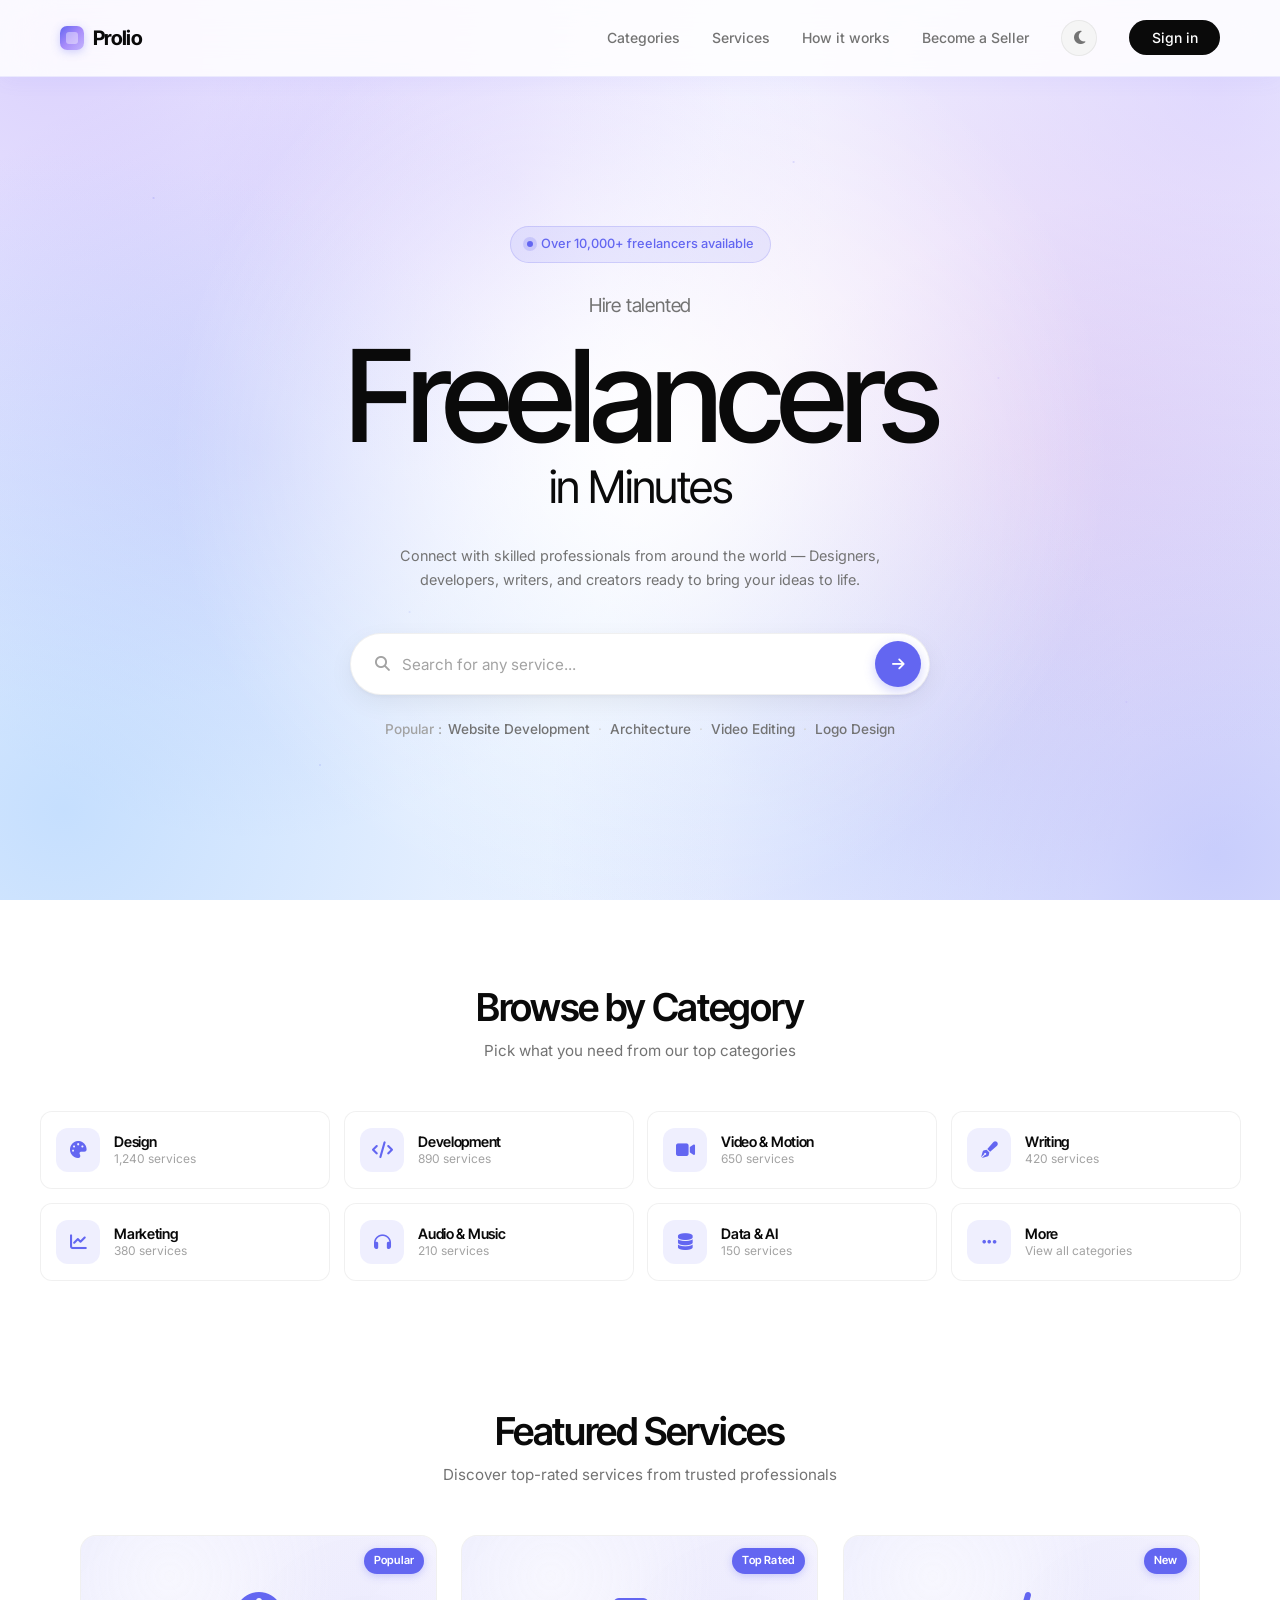
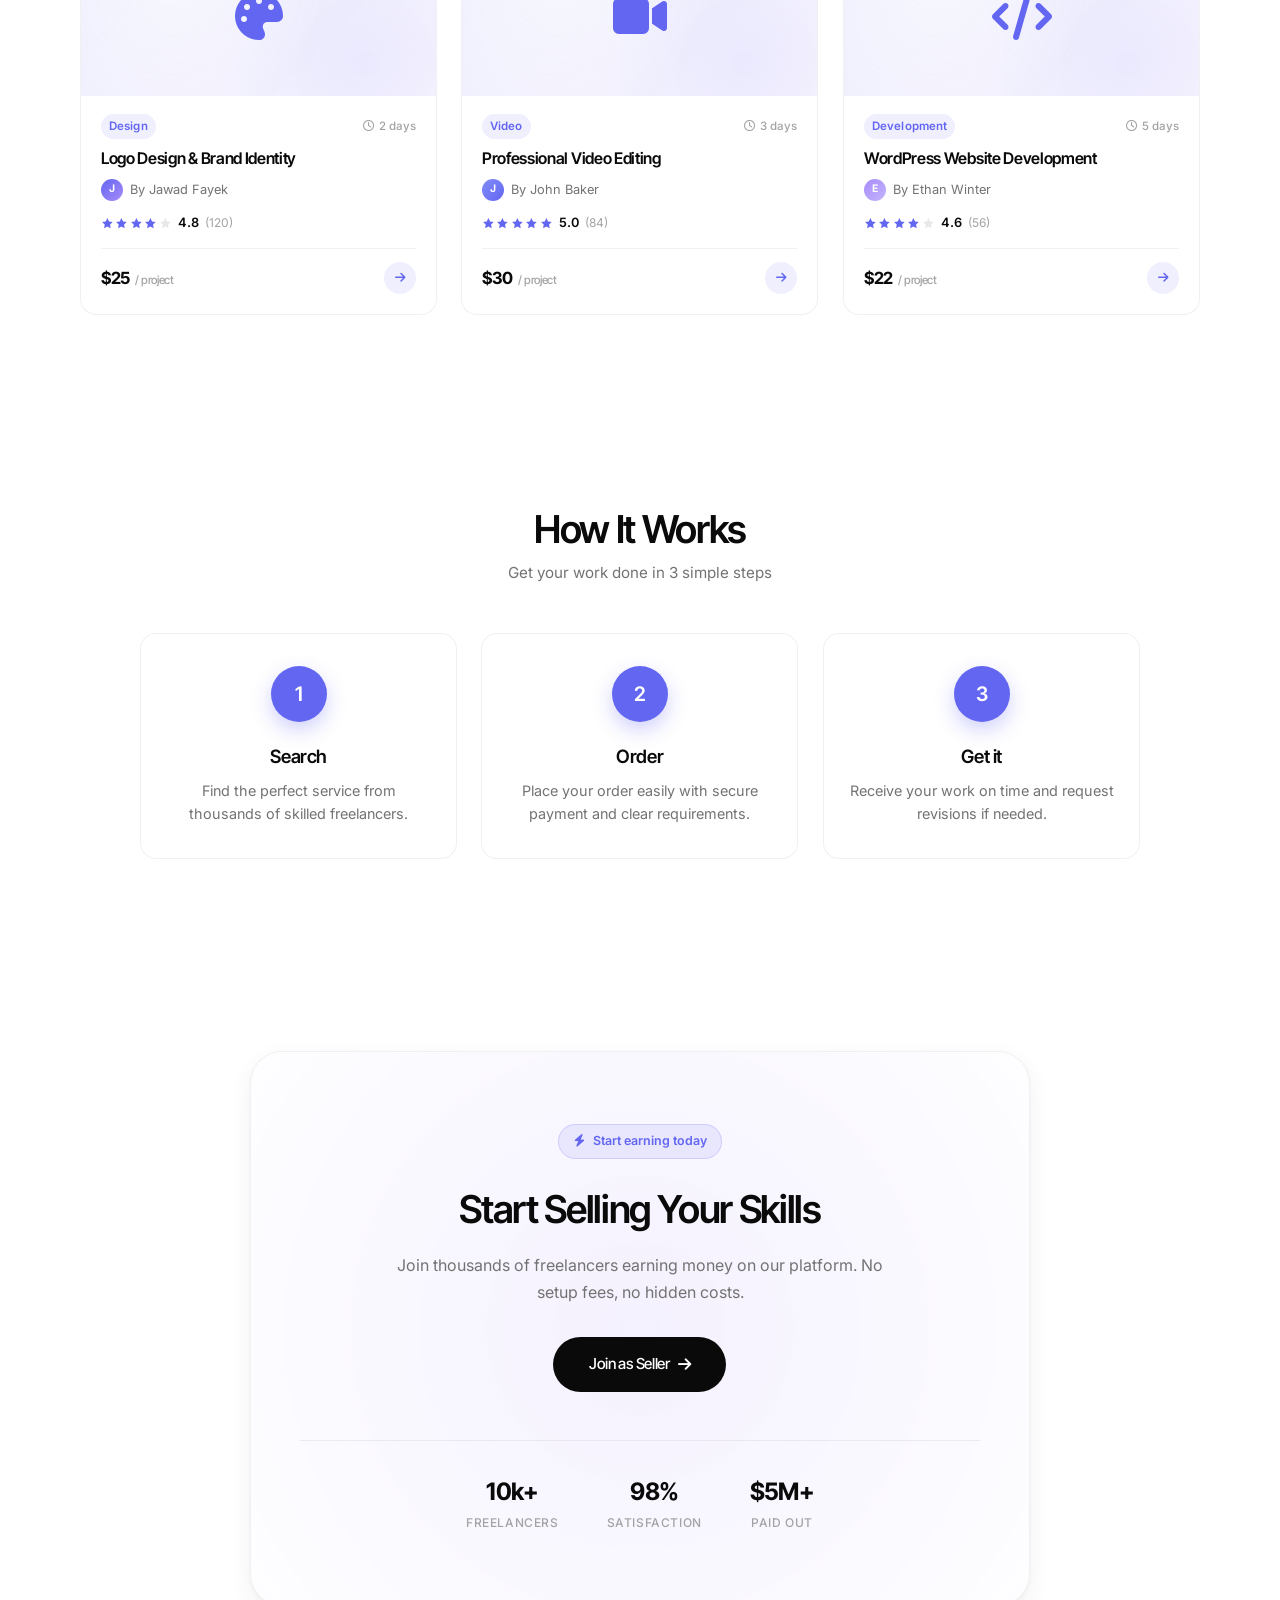
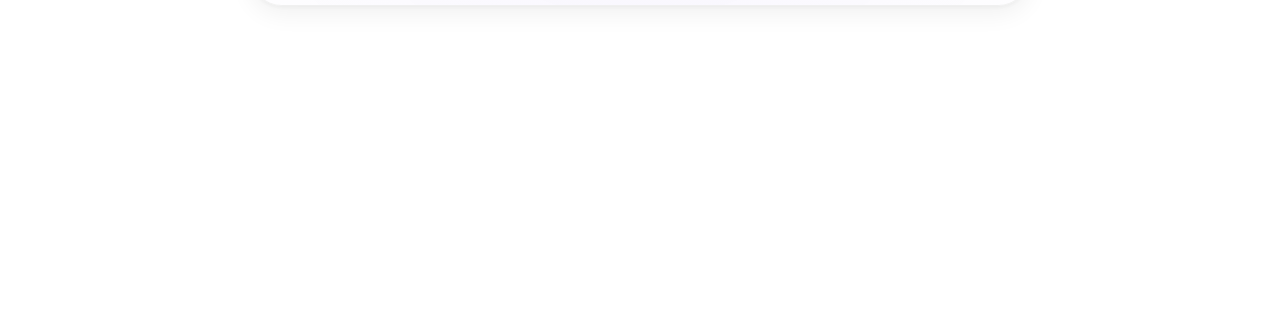
<file: index.html>
<!DOCTYPE html>
<html lang="en">
<head>
  <meta charset="UTF-8">
  <meta name="viewport" content="width=device-width, initial-scale=1.0">
  <title>Prolio — Hire Talented Freelancers in Minutes</title>
  <meta name="description" content="Connect with skilled professionals from around the world — Designers, developers, writers, and creators ready to bring your ideas to life.">

  <link rel="preconnect" href="https://fonts.googleapis.com">
  <link rel="preconnect" href="https://fonts.gstatic.com" crossorigin>
  <link href="https://fonts.googleapis.com/css2?family=Inter+Tight:wght@400;500;600;700;800&family=Inter:wght@400;500;600&display=swap" rel="stylesheet">

  <link rel="stylesheet" href="https://cdnjs.cloudflare.com/ajax/libs/font-awesome/6.4.0/css/all.min.css">

  <link rel="stylesheet" href="style.css">
</head>
<body class="light-mode">

  <div class="bg-layer" aria-hidden="true">
    <div class="stars-layer"></div>
  </div>

  <nav class="nav">
    <div class="nav-container">
      <a href="#" class="nav-logo" aria-label="Prolio Home">
        <span class="logo-mark"></span>
        <span class="logo-text">Prolio</span>
      </a>

      <ul class="nav-links">
        <li><a href="#categories">Categories</a></li>
        <li><a href="#featured">Services</a></li>
        <li><a href="#how">How it works</a></li>
        <li><a href="#sell">Become a Seller</a></li>
        <li>
          <button id="theme-toggle" class="theme-toggle" aria-label="Toggle dark mode">
            <i class="fas fa-moon"></i>
          </button>
        </li>
        <li><a href="#" class="btn-signin">Sign in</a></li>
      </ul>

      <button class="nav-toggle" aria-label="Toggle menu">
        <span></span>
        <span></span>
      </button>
    </div>
  </nav>

  <section class="hero">
    <div class="hero-content">

      <div class="hero-badge reveal">
        <span class="badge-dot"></span>
        <span>Over 10,000+ freelancers available</span>
      </div>

      <p class="hero-eyebrow reveal">Hire talented</p>
      <h1 class="hero-title reveal">Freelancers</h1>
      <h2 class="hero-sub-title reveal">in Minutes</h2>

      <p class="hero-description reveal">
        Connect with skilled professionals from around the world —
        Designers, developers, writers, and creators ready to bring
        your ideas to life.
      </p>

      <div class="search reveal">
        <i class="fas fa-search search-icon"></i>
        <input type="text" placeholder="Search for any service..." aria-label="Search services">
        <button class="search-btn" aria-label="Search">
          <i class="fas fa-arrow-right"></i>
        </button>
      </div>

      <div class="popular-tags reveal">
        <span class="tags-label">Popular :</span>
        <a href="#" class="tag">Website Development</a>
        <span class="dot">·</span>
        <a href="#" class="tag">Architecture</a>
        <span class="dot">·</span>
        <a href="#" class="tag">Video Editing</a>
        <span class="dot">·</span>
        <a href="#" class="tag">Logo Design</a>
      </div>

    </div>
  </section>

  <section class="category" id="categories">
    <div class="section-header">
      <h2 class="category-title reveal">Browse by Category</h2>
      <p class="category-sub-title reveal">Pick what you need from our top categories</p>
    </div>

    <div class="categories-grid">

      <a href="#" class="category-card reveal">
        <div class="category-icon"><i class="fas fa-palette"></i></div>
        <div class="category-text">
          <h3 class="category-name">Design</h3>
          <p class="category-count">1,240 services</p>
        </div>
        <i class="fas fa-arrow-right cat-arrow"></i>
      </a>

      <a href="#" class="category-card reveal">
        <div class="category-icon"><i class="fas fa-code"></i></div>
        <div class="category-text">
          <h3 class="category-name">Development</h3>
          <p class="category-count">890 services</p>
        </div>
        <i class="fas fa-arrow-right cat-arrow"></i>
      </a>

      <a href="#" class="category-card reveal">
        <div class="category-icon"><i class="fas fa-video"></i></div>
        <div class="category-text">
          <h3 class="category-name">Video & Motion</h3>
          <p class="category-count">650 services</p>
        </div>
        <i class="fas fa-arrow-right cat-arrow"></i>
      </a>

      <a href="#" class="category-card reveal">
        <div class="category-icon"><i class="fas fa-pen-fancy"></i></div>
        <div class="category-text">
          <h3 class="category-name">Writing</h3>
          <p class="category-count">420 services</p>
        </div>
        <i class="fas fa-arrow-right cat-arrow"></i>
      </a>

      <a href="#" class="category-card reveal">
        <div class="category-icon"><i class="fas fa-chart-line"></i></div>
        <div class="category-text">
          <h3 class="category-name">Marketing</h3>
          <p class="category-count">380 services</p>
        </div>
        <i class="fas fa-arrow-right cat-arrow"></i>
      </a>

      <a href="#" class="category-card reveal">
        <div class="category-icon"><i class="fas fa-headphones"></i></div>
        <div class="category-text">
          <h3 class="category-name">Audio & Music</h3>
          <p class="category-count">210 services</p>
        </div>
        <i class="fas fa-arrow-right cat-arrow"></i>
      </a>

      <a href="#" class="category-card reveal">
        <div class="category-icon"><i class="fas fa-database"></i></div>
        <div class="category-text">
          <h3 class="category-name">Data & AI</h3>
          <p class="category-count">150 services</p>
        </div>
        <i class="fas fa-arrow-right cat-arrow"></i>
      </a>

      <a href="#" class="category-card reveal">
        <div class="category-icon"><i class="fas fa-ellipsis-h"></i></div>
        <div class="category-text">
          <h3 class="category-name">More</h3>
          <p class="category-count">View all categories</p>
        </div>
        <i class="fas fa-arrow-right cat-arrow"></i>
      </a>

    </div>
  </section>

  <section class="featured" id="featured">
    <div class="section-header">
      <h2 class="reveal">Featured Services</h2>
      <p class="subtitle reveal">Discover top-rated services from trusted professionals</p>
    </div>

    

    <div class="services-grid">

      <article class="service-card reveal" data-category="design">
        <div class="card-icon">
          <i class="fas fa-palette"></i>
          <span class="badge">Popular</span>
        </div>
        <div class="card-body">
          <div class="card-meta">
            <span class="card-category">Design</span>
            <span class="card-delivery">
              <i class="far fa-clock"></i> 2 days
            </span>
          </div>
          <h3>Logo Design & Brand Identity</h3>
          <p class="seller">
            <span class="seller-avatar" style="background:linear-gradient(135deg,#6366f1,#a78bfa)">J</span>
            By Jawad Fayek
          </p>
          <div class="rating">
            <div class="stars">
              <svg class="star filled" viewBox="0 0 24 24"><path d="M12 2l3.09 6.26L22 9.27l-5 4.87 1.18 6.88L12 17.77l-6.18 3.25L7 14.14 2 9.27l6.91-1.01L12 2z"/></svg>
              <svg class="star filled" viewBox="0 0 24 24"><path d="M12 2l3.09 6.26L22 9.27l-5 4.87 1.18 6.88L12 17.77l-6.18 3.25L7 14.14 2 9.27l6.91-1.01L12 2z"/></svg>
              <svg class="star filled" viewBox="0 0 24 24"><path d="M12 2l3.09 6.26L22 9.27l-5 4.87 1.18 6.88L12 17.77l-6.18 3.25L7 14.14 2 9.27l6.91-1.01L12 2z"/></svg>
              <svg class="star filled" viewBox="0 0 24 24"><path d="M12 2l3.09 6.26L22 9.27l-5 4.87 1.18 6.88L12 17.77l-6.18 3.25L7 14.14 2 9.27l6.91-1.01L12 2z"/></svg>
              <svg class="star empty" viewBox="0 0 24 24"><path d="M12 2l3.09 6.26L22 9.27l-5 4.87 1.18 6.88L12 17.77l-6.18 3.25L7 14.14 2 9.27l6.91-1.01L12 2z"/></svg>
            </div>
            <span class="score">4.8</span>
            <span class="reviews">(120)</span>
          </div>
          <div class="card-footer">
            <span class="price">$25 <small>/ project</small></span>
            <button class="card-btn" aria-label="Order">
              <i class="fas fa-arrow-right"></i>
            </button>
          </div>
        </div>
      </article>

      <article class="service-card reveal" data-category="video">
        <div class="card-icon">
          <i class="fas fa-video"></i>
          <span class="badge">Top Rated</span>
        </div>
        <div class="card-body">
          <div class="card-meta">
            <span class="card-category">Video</span>
            <span class="card-delivery">
              <i class="far fa-clock"></i> 3 days
            </span>
          </div>
          <h3>Professional Video Editing</h3>
          <p class="seller">
            <span class="seller-avatar" style="background:linear-gradient(135deg,#818cf8,#6366f1)">J</span>
            By John Baker
          </p>
          <div class="rating">
            <div class="stars">
              <svg class="star filled" viewBox="0 0 24 24"><path d="M12 2l3.09 6.26L22 9.27l-5 4.87 1.18 6.88L12 17.77l-6.18 3.25L7 14.14 2 9.27l6.91-1.01L12 2z"/></svg>
              <svg class="star filled" viewBox="0 0 24 24"><path d="M12 2l3.09 6.26L22 9.27l-5 4.87 1.18 6.88L12 17.77l-6.18 3.25L7 14.14 2 9.27l6.91-1.01L12 2z"/></svg>
              <svg class="star filled" viewBox="0 0 24 24"><path d="M12 2l3.09 6.26L22 9.27l-5 4.87 1.18 6.88L12 17.77l-6.18 3.25L7 14.14 2 9.27l6.91-1.01L12 2z"/></svg>
              <svg class="star filled" viewBox="0 0 24 24"><path d="M12 2l3.09 6.26L22 9.27l-5 4.87 1.18 6.88L12 17.77l-6.18 3.25L7 14.14 2 9.27l6.91-1.01L12 2z"/></svg>
              <svg class="star filled" viewBox="0 0 24 24"><path d="M12 2l3.09 6.26L22 9.27l-5 4.87 1.18 6.88L12 17.77l-6.18 3.25L7 14.14 2 9.27l6.91-1.01L12 2z"/></svg>
            </div>
            <span class="score">5.0</span>
            <span class="reviews">(84)</span>
          </div>
          <div class="card-footer">
            <span class="price">$30 <small>/ project</small></span>
            <button class="card-btn" aria-label="Order">
              <i class="fas fa-arrow-right"></i>
            </button>
          </div>
        </div>
      </article>

      <article class="service-card reveal" data-category="development">
        <div class="card-icon">
          <i class="fas fa-code"></i>
          <span class="badge">New</span>
        </div>
        <div class="card-body">
          <div class="card-meta">
            <span class="card-category">Development</span>
            <span class="card-delivery">
              <i class="far fa-clock"></i> 5 days
            </span>
          </div>
          <h3>WordPress Website Development</h3>
          <p class="seller">
            <span class="seller-avatar" style="background:linear-gradient(135deg,#a78bfa,#c4b5fd)">E</span>
            By Ethan Winter
          </p>
          <div class="rating">
            <div class="stars">
              <svg class="star filled" viewBox="0 0 24 24"><path d="M12 2l3.09 6.26L22 9.27l-5 4.87 1.18 6.88L12 17.77l-6.18 3.25L7 14.14 2 9.27l6.91-1.01L12 2z"/></svg>
              <svg class="star filled" viewBox="0 0 24 24"><path d="M12 2l3.09 6.26L22 9.27l-5 4.87 1.18 6.88L12 17.77l-6.18 3.25L7 14.14 2 9.27l6.91-1.01L12 2z"/></svg>
              <svg class="star filled" viewBox="0 0 24 24"><path d="M12 2l3.09 6.26L22 9.27l-5 4.87 1.18 6.88L12 17.77l-6.18 3.25L7 14.14 2 9.27l6.91-1.01L12 2z"/></svg>
              <svg class="star filled" viewBox="0 0 24 24"><path d="M12 2l3.09 6.26L22 9.27l-5 4.87 1.18 6.88L12 17.77l-6.18 3.25L7 14.14 2 9.27l6.91-1.01L12 2z"/></svg>
              <svg class="star empty" viewBox="0 0 24 24"><path d="M12 2l3.09 6.26L22 9.27l-5 4.87 1.18 6.88L12 17.77l-6.18 3.25L7 14.14 2 9.27l6.91-1.01L12 2z"/></svg>
            </div>
            <span class="score">4.6</span>
            <span class="reviews">(56)</span>
          </div>
          <div class="card-footer">
            <span class="price">$22 <small>/ project</small></span>
            <button class="card-btn" aria-label="Order">
              <i class="fas fa-arrow-right"></i>
            </button>
          </div>
        </div>
      </article>

    </div>
  </section>

  <section class="how-it-works" id="how">
    <div class="section-header">
      <h2 class="reveal">How It Works</h2>
      <p class="subtitle reveal">Get your work done in 3 simple steps</p>
    </div>

    <div class="steps">

      <div class="step reveal">
        <div class="step-number">1</div>
        <div class="step-content">
          <h3>Search</h3>
          <p>Find the perfect service from thousands of skilled freelancers.</p>
        </div>
      </div>

      <div class="step reveal">
        <div class="step-number">2</div>
        <div class="step-content">
          <h3>Order</h3>
          <p>Place your order easily with secure payment and clear requirements.</p>
        </div>
      </div>

      <div class="step reveal">
        <div class="step-number">3</div>
        <div class="step-content">
          <h3>Get it</h3>
          <p>Receive your work on time and request revisions if needed.</p>
        </div>
      </div>

    </div>
  </section>

  <section class="become-seller" id="sell">
    <div class="seller-content reveal">
      <div class="seller-badge">
        <i class="fas fa-bolt"></i>
        Start earning today
      </div>
      <h2>Start Selling Your Skills</h2>
      <p>Join thousands of freelancers earning money on our platform. No setup fees, no hidden costs.</p>
      <a href="#" class="btn-seller">
        Join as Seller <i class="fas fa-arrow-right"></i>
      </a>
      <div class="seller-stats">
        <div class="stat">
          <span class="stat-number">10k+</span>
          <span class="stat-label">Freelancers</span>
        </div>
        <div class="stat">
          <span class="stat-number">98%</span>
          <span class="stat-label">Satisfaction</span>
        </div>
        <div class="stat">
          <span class="stat-number">$5M+</span>
          <span class="stat-label">Paid out</span>
        </div>
      </div>
    </div>
  </section>

  <footer class="footer">
    <div class="footer-inner">
      <div class="footer-brand">
        <a href="#" class="footer-logo">
          <span class="logo-mark"></span>
          <span>Prolio</span>
        </a>
        <p class="footer-tagline">Hire talented freelancers in minutes.</p>
      </div>

      <ul class="footer-links">
        <li><a href="#">About</a></li>
        <li><a href="#">Services</a></li>
        <li><a href="#">Contact</a></li>
        <li><a href="#">Privacy</a></li>
        <li><a href="#">Terms</a></li>
      </ul>

      <div class="footer-social">
        <a href="#" aria-label="Twitter"><i class="fab fa-twitter"></i></a>
        <a href="#" aria-label="GitHub"><i class="fab fa-github"></i></a>
        <a href="#" aria-label="LinkedIn"><i class="fab fa-linkedin"></i></a>
        <a href="#" aria-label="Dribbble"><i class="fab fa-dribbble"></i></a>
      </div>
    </div>

    <div class="footer-bottom">
      <p class="footer-copy">© 2026 Prolio. All rights reserved.</p>
      <p class="footer-made">Made with <i class="fas fa-heart"></i> for creators</p>
    </div>
  </footer>

  <button id="back-to-top" class="back-to-top" aria-label="Back to top">
    <i class="fas fa-arrow-up"></i>
  </button>

  <script>
    const revealObserver = new IntersectionObserver((entries) => {
      entries.forEach((entry) => {
        if (entry.isIntersecting) {
          entry.target.classList.add('visible');
          revealObserver.unobserve(entry.target);
        }
      });
    }, {
      threshold: 0.12,
      rootMargin: '0px 0px -60px 0px'
    });

    document.querySelectorAll('.reveal').forEach(el => revealObserver.observe(el));

    const nav = document.querySelector('.nav');

    window.addEventListener('scroll', () => {
      const currentScroll = window.scrollY;
      if (currentScroll > 20) {
        nav.classList.add('scrolled');
      } else {
        nav.classList.remove('scrolled');
      }
    }, { passive: true });

    const searchInput = document.querySelector('.search input');
    const searchWrapper = document.querySelector('.search');

    if (searchInput && searchWrapper) {
      searchInput.addEventListener('focus', () => {
        searchWrapper.classList.add('focused');
      });
      searchInput.addEventListener('blur', () => {
        searchWrapper.classList.remove('focused');
      });
    }

    const BUBBLE_COLOR = 'rgba(139, 149, 255, 0.7)';

    function createHoverBurst(el) {
      const rect = el.getBoundingClientRect();
      const count = 4;

      for (let i = 0; i < count; i++) {
        const bubble = document.createElement('div');
        bubble.className = 'hover-bubble';

        const size = Math.random() * 6 + 4;
        const startX = rect.left + Math.random() * rect.width;
        const startY = rect.top + Math.random() * rect.height;
        const angle = Math.random() * Math.PI * 2;
        const distance = Math.random() * 40 + 30;

        bubble.style.cssText = `
          left: ${startX}px;
          top: ${startY}px;
          width: ${size}px;
          height: ${size}px;
          background: ${BUBBLE_COLOR};
          --dx: ${Math.cos(angle) * distance}px;
          --dy: ${Math.sin(angle) * distance - 20}px;
        `;

        document.body.appendChild(bubble);
        setTimeout(() => bubble.remove(), 1200);
      }
    }

    document.querySelectorAll('.category-card, .service-card').forEach(card => {
      let last = 0;
      card.addEventListener('mouseenter', () => {
        const now = Date.now();
        if (now - last < 800) return;
        last = now;
        createHoverBurst(card);
      });
    });

    function createClickBurst(x, y) {
      const count = 8;

      for (let i = 0; i < count; i++) {
        const bubble = document.createElement('div');
        bubble.className = 'click-bubble';

        const size = Math.random() * 10 + 5;
        const angle = (Math.PI * 2 * i) / count + Math.random() * 0.4;
        const distance = Math.random() * 60 + 40;

        bubble.style.cssText = `
          left: ${x}px;
          top: ${y}px;
          width: ${size}px;
          height: ${size}px;
          background: ${BUBBLE_COLOR};
          --dx: ${Math.cos(angle) * distance}px;
          --dy: ${Math.sin(angle) * distance}px;
        `;

        document.body.appendChild(bubble);
        setTimeout(() => bubble.remove(), 1100);
      }
    }

    document.addEventListener('click', (e) => {
      if (e.target.closest('a, button, input, .search, .service-card, .category-card, .nav, .filter-btn, .theme-toggle, .back-to-top')) return;
      createClickBurst(e.clientX, e.clientY);
    });

    document.querySelectorAll('a[href^="#"]').forEach(link => {
      link.addEventListener('click', (e) => {
        const targetId = link.getAttribute('href');
        if (targetId === '#' || targetId.length < 2) return;

        const target = document.querySelector(targetId);
        if (!target) return;

        e.preventDefault();
        target.scrollIntoView({ behavior: 'smooth', block: 'start' });
      });
    });

    const navToggle = document.querySelector('.nav-toggle');
    const navLinks = document.querySelector('.nav-links');

    if (navToggle && navLinks) {
      navToggle.addEventListener('click', () => {
        navLinks.classList.toggle('open');
        navToggle.classList.toggle('active');
      });
    }

    const backToTopBtn = document.getElementById('back-to-top');

    window.addEventListener('scroll', () => {
      if (window.scrollY > 400) {
        backToTopBtn.classList.add('visible');
      } else {
        backToTopBtn.classList.remove('visible');
      }
    }, { passive: true });

    backToTopBtn.addEventListener('click', () => {
      window.scrollTo({ top: 0, behavior: 'smooth' });
    });

    const themeToggle = document.getElementById('theme-toggle');
    const themeIcon = themeToggle.querySelector('i');
    const body = document.body;

    const savedTheme = localStorage.getItem('prolio-theme');
    if (savedTheme === 'dark') {
      body.classList.add('dark-mode');
      body.classList.remove('light-mode');
      themeIcon.classList.replace('fa-moon', 'fa-sun');
    }

    themeToggle.addEventListener('click', () => {
      body.classList.toggle('dark-mode');
      body.classList.toggle('light-mode');

      if (body.classList.contains('dark-mode')) {
        themeIcon.classList.replace('fa-moon', 'fa-sun');
        localStorage.setItem('prolio-theme', 'dark');
      } else {
        themeIcon.classList.replace('fa-sun', 'fa-moon');
        localStorage.setItem('prolio-theme', 'light');
      }
    });

    const filterBtns = document.querySelectorAll('.filter-btn');
    const serviceCards = document.querySelectorAll('.service-card');

    filterBtns.forEach(btn => {
      btn.addEventListener('click', () => {
        filterBtns.forEach(b => b.classList.remove('active'));
        btn.classList.add('active');

        const filterValue = btn.getAttribute('data-filter');

        serviceCards.forEach(card => {
          const category = card.getAttribute('data-category');

          if (filterValue === 'all' || filterValue === category) {
            card.classList.remove('hidden');
            card.style.animation = 'none';
            card.offsetHeight;
            card.style.animation = 'fadeInCard 0.5s var(--ease-expo) forwards';
          } else {
            card.classList.add('hidden');
          }
        });
      });
    });

    window.addEventListener('scroll', () => {
      document.documentElement.style.setProperty('--scroll', `${window.scrollY}px`);
    }, { passive: true });
  </script>

</body>
</html>
</file>
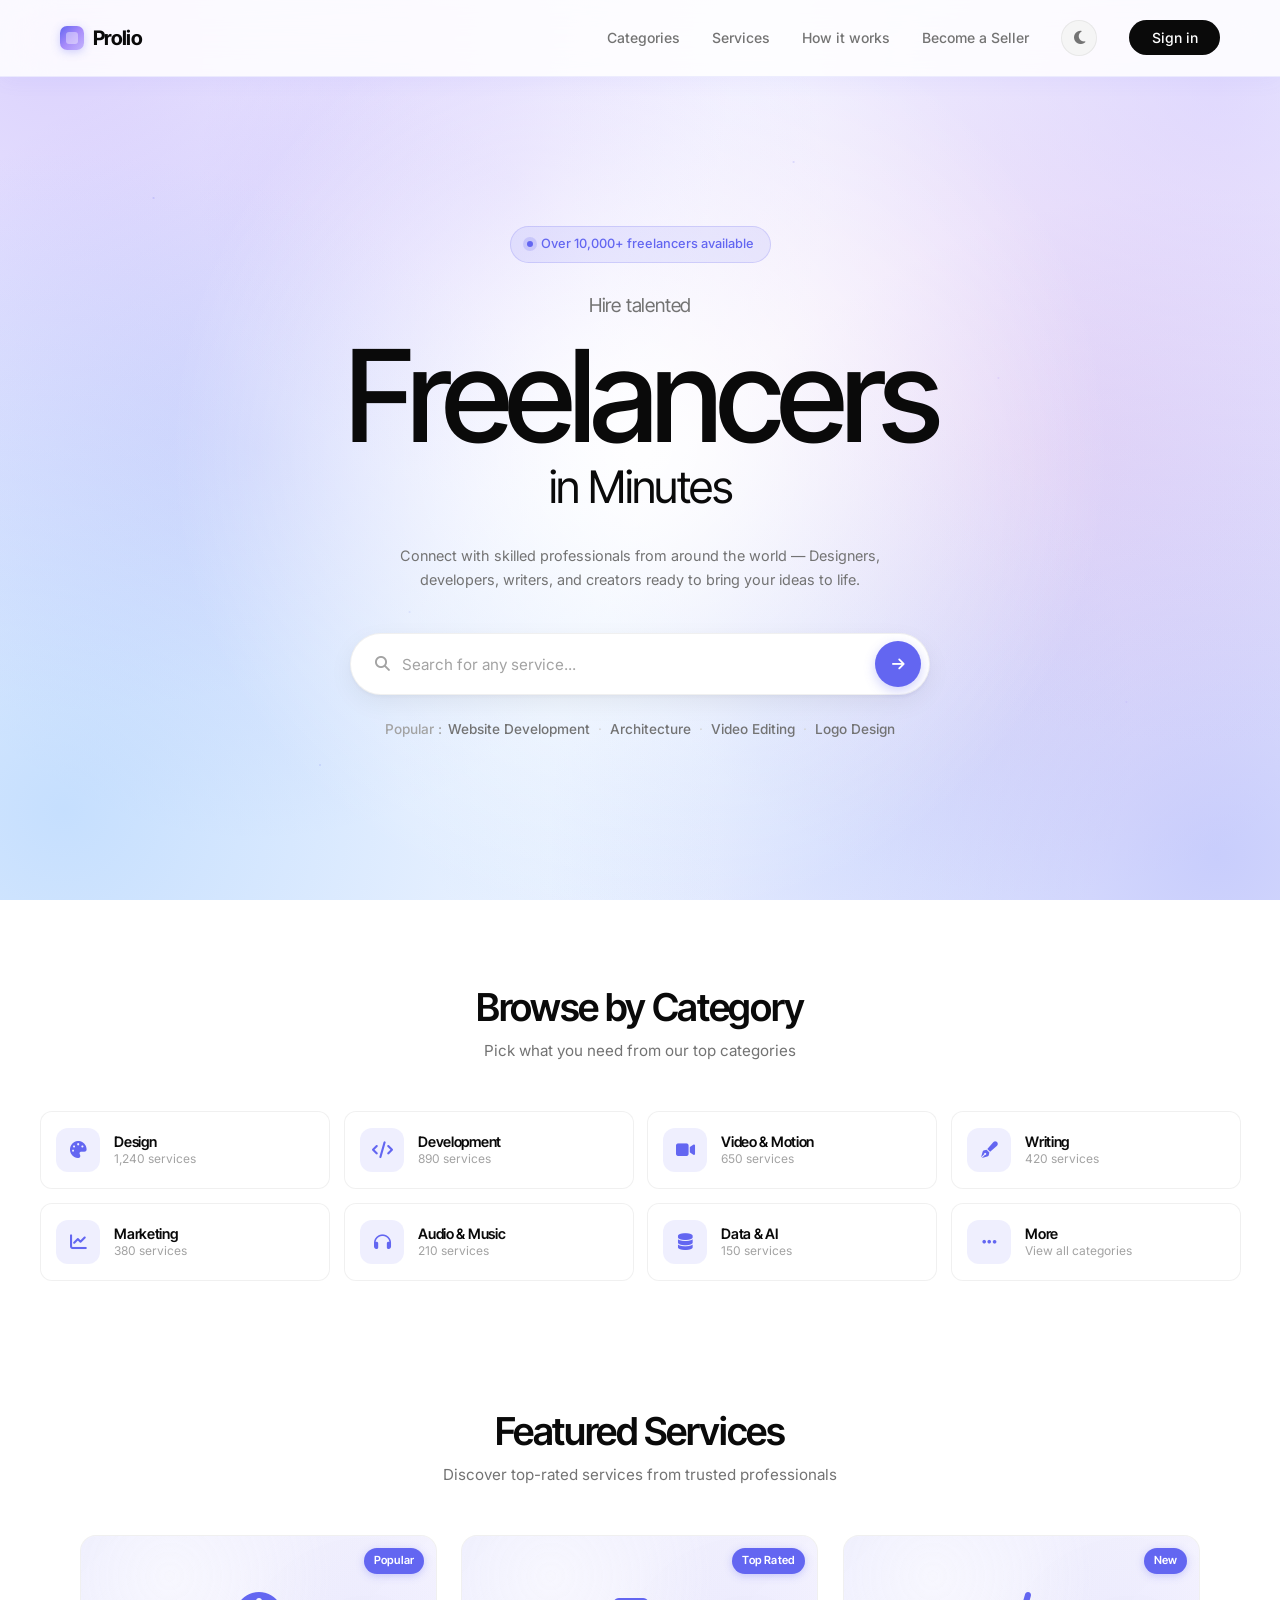
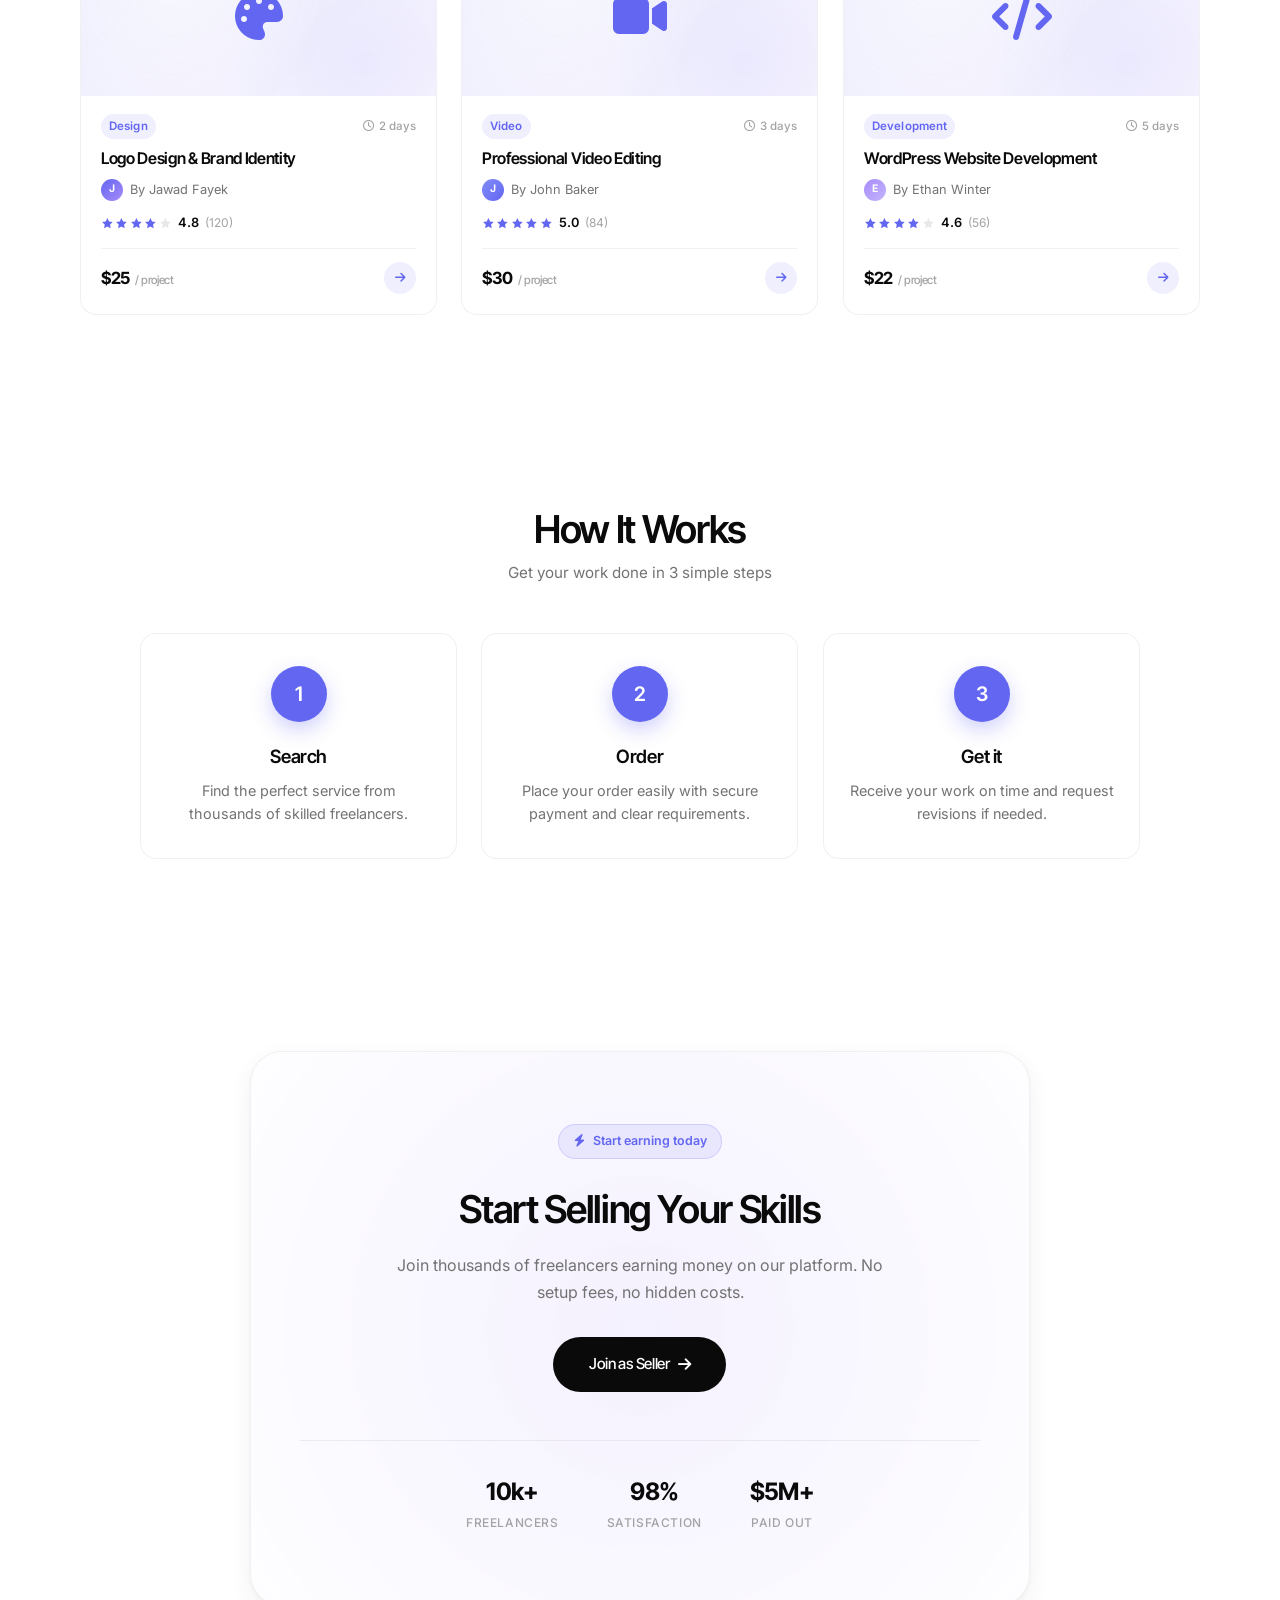
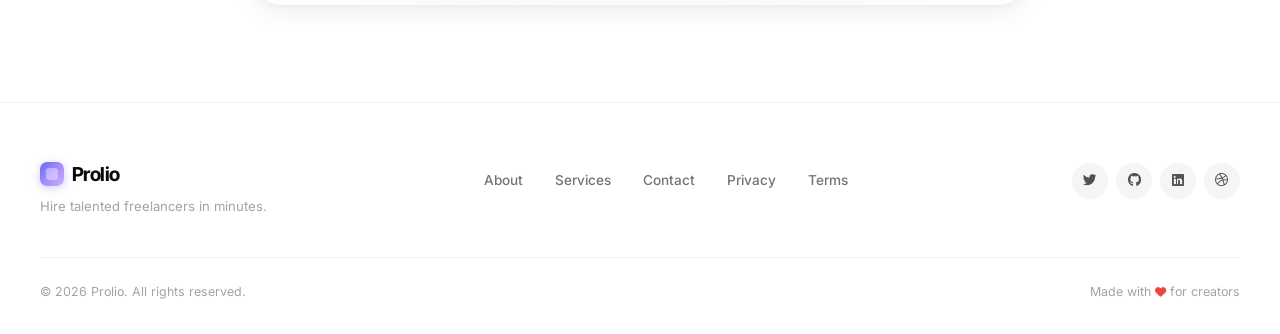
<file: Prolio.html>
<!DOCTYPE html>
<html lang="en">
<head>
  <meta charset="UTF-8">
  <meta name="viewport" content="width=device-width, initial-scale=1.0">
  <title>Prolio — Hire Talented Freelancers in Minutes</title>
  <meta name="description" content="Connect with skilled professionals from around the world — Designers, developers, writers, and creators ready to bring your ideas to life.">

  <link rel="preconnect" href="https://fonts.googleapis.com">
  <link rel="preconnect" href="https://fonts.gstatic.com" crossorigin>
  <link href="https://fonts.googleapis.com/css2?family=Inter+Tight:wght@400;500;600;700;800&family=Inter:wght@400;500;600&display=swap" rel="stylesheet">

  <link rel="stylesheet" href="https://cdnjs.cloudflare.com/ajax/libs/font-awesome/6.4.0/css/all.min.css">

  <link rel="stylesheet" href="Prolio.css">
</head>
<body class="light-mode">

  <div class="bg-layer" aria-hidden="true">
    <div class="stars-layer"></div>
  </div>

  <nav class="nav">
    <div class="nav-container">
      <a href="#" class="nav-logo" aria-label="Prolio Home">
        <span class="logo-mark"></span>
        <span class="logo-text">Prolio</span>
      </a>

      <ul class="nav-links">
        <li><a href="#categories">Categories</a></li>
        <li><a href="#featured">Services</a></li>
        <li><a href="#how">How it works</a></li>
        <li><a href="#sell">Become a Seller</a></li>
        <li>
          <button id="theme-toggle" class="theme-toggle" aria-label="Toggle dark mode">
            <i class="fas fa-moon"></i>
          </button>
        </li>
        <li><a href="#" class="btn-signin">Sign in</a></li>
      </ul>

      <button class="nav-toggle" aria-label="Toggle menu">
        <span></span>
        <span></span>
      </button>
    </div>
  </nav>

  <section class="hero">
    <div class="hero-content">

      <div class="hero-badge reveal">
        <span class="badge-dot"></span>
        <span>Over 10,000+ freelancers available</span>
      </div>

      <p class="hero-eyebrow reveal">Hire talented</p>
      <h1 class="hero-title reveal">Freelancers</h1>
      <h2 class="hero-sub-title reveal">in Minutes</h2>

      <p class="hero-description reveal">
        Connect with skilled professionals from around the world —
        Designers, developers, writers, and creators ready to bring
        your ideas to life.
      </p>

      <div class="search reveal">
        <i class="fas fa-search search-icon"></i>
        <input type="text" placeholder="Search for any service..." aria-label="Search services">
        <button class="search-btn" aria-label="Search">
          <i class="fas fa-arrow-right"></i>
        </button>
      </div>

      <div class="popular-tags reveal">
        <span class="tags-label">Popular :</span>
        <a href="#" class="tag">Website Development</a>
        <span class="dot">·</span>
        <a href="#" class="tag">Architecture</a>
        <span class="dot">·</span>
        <a href="#" class="tag">Video Editing</a>
        <span class="dot">·</span>
        <a href="#" class="tag">Logo Design</a>
      </div>

    </div>
  </section>

  <section class="category" id="categories">
    <div class="section-header">
      <h2 class="category-title reveal">Browse by Category</h2>
      <p class="category-sub-title reveal">Pick what you need from our top categories</p>
    </div>

    <div class="categories-grid">

      <a href="#" class="category-card reveal">
        <div class="category-icon"><i class="fas fa-palette"></i></div>
        <div class="category-text">
          <h3 class="category-name">Design</h3>
          <p class="category-count">1,240 services</p>
        </div>
        <i class="fas fa-arrow-right cat-arrow"></i>
      </a>

      <a href="#" class="category-card reveal">
        <div class="category-icon"><i class="fas fa-code"></i></div>
        <div class="category-text">
          <h3 class="category-name">Development</h3>
          <p class="category-count">890 services</p>
        </div>
        <i class="fas fa-arrow-right cat-arrow"></i>
      </a>

      <a href="#" class="category-card reveal">
        <div class="category-icon"><i class="fas fa-video"></i></div>
        <div class="category-text">
          <h3 class="category-name">Video & Motion</h3>
          <p class="category-count">650 services</p>
        </div>
        <i class="fas fa-arrow-right cat-arrow"></i>
      </a>

      <a href="#" class="category-card reveal">
        <div class="category-icon"><i class="fas fa-pen-fancy"></i></div>
        <div class="category-text">
          <h3 class="category-name">Writing</h3>
          <p class="category-count">420 services</p>
        </div>
        <i class="fas fa-arrow-right cat-arrow"></i>
      </a>

      <a href="#" class="category-card reveal">
        <div class="category-icon"><i class="fas fa-chart-line"></i></div>
        <div class="category-text">
          <h3 class="category-name">Marketing</h3>
          <p class="category-count">380 services</p>
        </div>
        <i class="fas fa-arrow-right cat-arrow"></i>
      </a>

      <a href="#" class="category-card reveal">
        <div class="category-icon"><i class="fas fa-headphones"></i></div>
        <div class="category-text">
          <h3 class="category-name">Audio & Music</h3>
          <p class="category-count">210 services</p>
        </div>
        <i class="fas fa-arrow-right cat-arrow"></i>
      </a>

      <a href="#" class="category-card reveal">
        <div class="category-icon"><i class="fas fa-database"></i></div>
        <div class="category-text">
          <h3 class="category-name">Data & AI</h3>
          <p class="category-count">150 services</p>
        </div>
        <i class="fas fa-arrow-right cat-arrow"></i>
      </a>

      <a href="#" class="category-card reveal">
        <div class="category-icon"><i class="fas fa-ellipsis-h"></i></div>
        <div class="category-text">
          <h3 class="category-name">More</h3>
          <p class="category-count">View all categories</p>
        </div>
        <i class="fas fa-arrow-right cat-arrow"></i>
      </a>

    </div>
  </section>

  <section class="featured" id="featured">
    <div class="section-header">
      <h2 class="reveal">Featured Services</h2>
      <p class="subtitle reveal">Discover top-rated services from trusted professionals</p>
    </div>

    

    <div class="services-grid">

      <article class="service-card reveal" data-category="design">
        <div class="card-icon">
          <i class="fas fa-palette"></i>
          <span class="badge">Popular</span>
        </div>
        <div class="card-body">
          <div class="card-meta">
            <span class="card-category">Design</span>
            <span class="card-delivery">
              <i class="far fa-clock"></i> 2 days
            </span>
          </div>
          <h3>Logo Design & Brand Identity</h3>
          <p class="seller">
            <span class="seller-avatar" style="background:linear-gradient(135deg,#6366f1,#a78bfa)">J</span>
            By Jawad Fayek
          </p>
          <div class="rating">
            <div class="stars">
              <svg class="star filled" viewBox="0 0 24 24"><path d="M12 2l3.09 6.26L22 9.27l-5 4.87 1.18 6.88L12 17.77l-6.18 3.25L7 14.14 2 9.27l6.91-1.01L12 2z"/></svg>
              <svg class="star filled" viewBox="0 0 24 24"><path d="M12 2l3.09 6.26L22 9.27l-5 4.87 1.18 6.88L12 17.77l-6.18 3.25L7 14.14 2 9.27l6.91-1.01L12 2z"/></svg>
              <svg class="star filled" viewBox="0 0 24 24"><path d="M12 2l3.09 6.26L22 9.27l-5 4.87 1.18 6.88L12 17.77l-6.18 3.25L7 14.14 2 9.27l6.91-1.01L12 2z"/></svg>
              <svg class="star filled" viewBox="0 0 24 24"><path d="M12 2l3.09 6.26L22 9.27l-5 4.87 1.18 6.88L12 17.77l-6.18 3.25L7 14.14 2 9.27l6.91-1.01L12 2z"/></svg>
              <svg class="star empty" viewBox="0 0 24 24"><path d="M12 2l3.09 6.26L22 9.27l-5 4.87 1.18 6.88L12 17.77l-6.18 3.25L7 14.14 2 9.27l6.91-1.01L12 2z"/></svg>
            </div>
            <span class="score">4.8</span>
            <span class="reviews">(120)</span>
          </div>
          <div class="card-footer">
            <span class="price">$25 <small>/ project</small></span>
            <button class="card-btn" aria-label="Order">
              <i class="fas fa-arrow-right"></i>
            </button>
          </div>
        </div>
      </article>

      <article class="service-card reveal" data-category="video">
        <div class="card-icon">
          <i class="fas fa-video"></i>
          <span class="badge">Top Rated</span>
        </div>
        <div class="card-body">
          <div class="card-meta">
            <span class="card-category">Video</span>
            <span class="card-delivery">
              <i class="far fa-clock"></i> 3 days
            </span>
          </div>
          <h3>Professional Video Editing</h3>
          <p class="seller">
            <span class="seller-avatar" style="background:linear-gradient(135deg,#818cf8,#6366f1)">J</span>
            By John Baker
          </p>
          <div class="rating">
            <div class="stars">
              <svg class="star filled" viewBox="0 0 24 24"><path d="M12 2l3.09 6.26L22 9.27l-5 4.87 1.18 6.88L12 17.77l-6.18 3.25L7 14.14 2 9.27l6.91-1.01L12 2z"/></svg>
              <svg class="star filled" viewBox="0 0 24 24"><path d="M12 2l3.09 6.26L22 9.27l-5 4.87 1.18 6.88L12 17.77l-6.18 3.25L7 14.14 2 9.27l6.91-1.01L12 2z"/></svg>
              <svg class="star filled" viewBox="0 0 24 24"><path d="M12 2l3.09 6.26L22 9.27l-5 4.87 1.18 6.88L12 17.77l-6.18 3.25L7 14.14 2 9.27l6.91-1.01L12 2z"/></svg>
              <svg class="star filled" viewBox="0 0 24 24"><path d="M12 2l3.09 6.26L22 9.27l-5 4.87 1.18 6.88L12 17.77l-6.18 3.25L7 14.14 2 9.27l6.91-1.01L12 2z"/></svg>
              <svg class="star filled" viewBox="0 0 24 24"><path d="M12 2l3.09 6.26L22 9.27l-5 4.87 1.18 6.88L12 17.77l-6.18 3.25L7 14.14 2 9.27l6.91-1.01L12 2z"/></svg>
            </div>
            <span class="score">5.0</span>
            <span class="reviews">(84)</span>
          </div>
          <div class="card-footer">
            <span class="price">$30 <small>/ project</small></span>
            <button class="card-btn" aria-label="Order">
              <i class="fas fa-arrow-right"></i>
            </button>
          </div>
        </div>
      </article>

      <article class="service-card reveal" data-category="development">
        <div class="card-icon">
          <i class="fas fa-code"></i>
          <span class="badge">New</span>
        </div>
        <div class="card-body">
          <div class="card-meta">
            <span class="card-category">Development</span>
            <span class="card-delivery">
              <i class="far fa-clock"></i> 5 days
            </span>
          </div>
          <h3>WordPress Website Development</h3>
          <p class="seller">
            <span class="seller-avatar" style="background:linear-gradient(135deg,#a78bfa,#c4b5fd)">E</span>
            By Ethan Winter
          </p>
          <div class="rating">
            <div class="stars">
              <svg class="star filled" viewBox="0 0 24 24"><path d="M12 2l3.09 6.26L22 9.27l-5 4.87 1.18 6.88L12 17.77l-6.18 3.25L7 14.14 2 9.27l6.91-1.01L12 2z"/></svg>
              <svg class="star filled" viewBox="0 0 24 24"><path d="M12 2l3.09 6.26L22 9.27l-5 4.87 1.18 6.88L12 17.77l-6.18 3.25L7 14.14 2 9.27l6.91-1.01L12 2z"/></svg>
              <svg class="star filled" viewBox="0 0 24 24"><path d="M12 2l3.09 6.26L22 9.27l-5 4.87 1.18 6.88L12 17.77l-6.18 3.25L7 14.14 2 9.27l6.91-1.01L12 2z"/></svg>
              <svg class="star filled" viewBox="0 0 24 24"><path d="M12 2l3.09 6.26L22 9.27l-5 4.87 1.18 6.88L12 17.77l-6.18 3.25L7 14.14 2 9.27l6.91-1.01L12 2z"/></svg>
              <svg class="star empty" viewBox="0 0 24 24"><path d="M12 2l3.09 6.26L22 9.27l-5 4.87 1.18 6.88L12 17.77l-6.18 3.25L7 14.14 2 9.27l6.91-1.01L12 2z"/></svg>
            </div>
            <span class="score">4.6</span>
            <span class="reviews">(56)</span>
          </div>
          <div class="card-footer">
            <span class="price">$22 <small>/ project</small></span>
            <button class="card-btn" aria-label="Order">
              <i class="fas fa-arrow-right"></i>
            </button>
          </div>
        </div>
      </article>

    </div>
  </section>

  <section class="how-it-works" id="how">
    <div class="section-header">
      <h2 class="reveal">How It Works</h2>
      <p class="subtitle reveal">Get your work done in 3 simple steps</p>
    </div>

    <div class="steps">

      <div class="step reveal">
        <div class="step-number">1</div>
        <div class="step-content">
          <h3>Search</h3>
          <p>Find the perfect service from thousands of skilled freelancers.</p>
        </div>
      </div>

      <div class="step reveal">
        <div class="step-number">2</div>
        <div class="step-content">
          <h3>Order</h3>
          <p>Place your order easily with secure payment and clear requirements.</p>
        </div>
      </div>

      <div class="step reveal">
        <div class="step-number">3</div>
        <div class="step-content">
          <h3>Get it</h3>
          <p>Receive your work on time and request revisions if needed.</p>
        </div>
      </div>

    </div>
  </section>

  <section class="become-seller" id="sell">
    <div class="seller-content reveal">
      <div class="seller-badge">
        <i class="fas fa-bolt"></i>
        Start earning today
      </div>
      <h2>Start Selling Your Skills</h2>
      <p>Join thousands of freelancers earning money on our platform. No setup fees, no hidden costs.</p>
      <a href="#" class="btn-seller">
        Join as Seller <i class="fas fa-arrow-right"></i>
      </a>
      <div class="seller-stats">
        <div class="stat">
          <span class="stat-number">10k+</span>
          <span class="stat-label">Freelancers</span>
        </div>
        <div class="stat">
          <span class="stat-number">98%</span>
          <span class="stat-label">Satisfaction</span>
        </div>
        <div class="stat">
          <span class="stat-number">$5M+</span>
          <span class="stat-label">Paid out</span>
        </div>
      </div>
    </div>
  </section>

  <footer class="footer">
    <div class="footer-inner">
      <div class="footer-brand">
        <a href="#" class="footer-logo">
          <span class="logo-mark"></span>
          <span>Prolio</span>
        </a>
        <p class="footer-tagline">Hire talented freelancers in minutes.</p>
      </div>

      <ul class="footer-links">
        <li><a href="#">About</a></li>
        <li><a href="#">Services</a></li>
        <li><a href="#">Contact</a></li>
        <li><a href="#">Privacy</a></li>
        <li><a href="#">Terms</a></li>
      </ul>

      <div class="footer-social">
        <a href="#" aria-label="Twitter"><i class="fab fa-twitter"></i></a>
        <a href="#" aria-label="GitHub"><i class="fab fa-github"></i></a>
        <a href="#" aria-label="LinkedIn"><i class="fab fa-linkedin"></i></a>
        <a href="#" aria-label="Dribbble"><i class="fab fa-dribbble"></i></a>
      </div>
    </div>

    <div class="footer-bottom">
      <p class="footer-copy">© 2026 Prolio. All rights reserved.</p>
      <p class="footer-made">Made with <i class="fas fa-heart"></i> for creators</p>
    </div>
  </footer>

  <button id="back-to-top" class="back-to-top" aria-label="Back to top">
    <i class="fas fa-arrow-up"></i>
  </button>

  <script>
    const revealObserver = new IntersectionObserver((entries) => {
      entries.forEach((entry) => {
        if (entry.isIntersecting) {
          entry.target.classList.add('visible');
          revealObserver.unobserve(entry.target);
        }
      });
    }, {
      threshold: 0.12,
      rootMargin: '0px 0px -60px 0px'
    });

    document.querySelectorAll('.reveal').forEach(el => revealObserver.observe(el));

    const nav = document.querySelector('.nav');

    window.addEventListener('scroll', () => {
      const currentScroll = window.scrollY;
      if (currentScroll > 20) {
        nav.classList.add('scrolled');
      } else {
        nav.classList.remove('scrolled');
      }
    }, { passive: true });

    const searchInput = document.querySelector('.search input');
    const searchWrapper = document.querySelector('.search');

    if (searchInput && searchWrapper) {
      searchInput.addEventListener('focus', () => {
        searchWrapper.classList.add('focused');
      });
      searchInput.addEventListener('blur', () => {
        searchWrapper.classList.remove('focused');
      });
    }

    const BUBBLE_COLOR = 'rgba(139, 149, 255, 0.7)';

    function createHoverBurst(el) {
      const rect = el.getBoundingClientRect();
      const count = 4;

      for (let i = 0; i < count; i++) {
        const bubble = document.createElement('div');
        bubble.className = 'hover-bubble';

        const size = Math.random() * 6 + 4;
        const startX = rect.left + Math.random() * rect.width;
        const startY = rect.top + Math.random() * rect.height;
        const angle = Math.random() * Math.PI * 2;
        const distance = Math.random() * 40 + 30;

        bubble.style.cssText = `
          left: ${startX}px;
          top: ${startY}px;
          width: ${size}px;
          height: ${size}px;
          background: ${BUBBLE_COLOR};
          --dx: ${Math.cos(angle) * distance}px;
          --dy: ${Math.sin(angle) * distance - 20}px;
        `;

        document.body.appendChild(bubble);
        setTimeout(() => bubble.remove(), 1200);
      }
    }

    document.querySelectorAll('.category-card, .service-card').forEach(card => {
      let last = 0;
      card.addEventListener('mouseenter', () => {
        const now = Date.now();
        if (now - last < 800) return;
        last = now;
        createHoverBurst(card);
      });
    });

    function createClickBurst(x, y) {
      const count = 8;

      for (let i = 0; i < count; i++) {
        const bubble = document.createElement('div');
        bubble.className = 'click-bubble';

        const size = Math.random() * 10 + 5;
        const angle = (Math.PI * 2 * i) / count + Math.random() * 0.4;
        const distance = Math.random() * 60 + 40;

        bubble.style.cssText = `
          left: ${x}px;
          top: ${y}px;
          width: ${size}px;
          height: ${size}px;
          background: ${BUBBLE_COLOR};
          --dx: ${Math.cos(angle) * distance}px;
          --dy: ${Math.sin(angle) * distance}px;
        `;

        document.body.appendChild(bubble);
        setTimeout(() => bubble.remove(), 1100);
      }
    }

    document.addEventListener('click', (e) => {
      if (e.target.closest('a, button, input, .search, .service-card, .category-card, .nav, .filter-btn, .theme-toggle, .back-to-top')) return;
      createClickBurst(e.clientX, e.clientY);
    });

    document.querySelectorAll('a[href^="#"]').forEach(link => {
      link.addEventListener('click', (e) => {
        const targetId = link.getAttribute('href');
        if (targetId === '#' || targetId.length < 2) return;

        const target = document.querySelector(targetId);
        if (!target) return;

        e.preventDefault();
        target.scrollIntoView({ behavior: 'smooth', block: 'start' });
      });
    });

    const navToggle = document.querySelector('.nav-toggle');
    const navLinks = document.querySelector('.nav-links');

    if (navToggle && navLinks) {
      navToggle.addEventListener('click', () => {
        navLinks.classList.toggle('open');
        navToggle.classList.toggle('active');
      });
    }

    const backToTopBtn = document.getElementById('back-to-top');

    window.addEventListener('scroll', () => {
      if (window.scrollY > 400) {
        backToTopBtn.classList.add('visible');
      } else {
        backToTopBtn.classList.remove('visible');
      }
    }, { passive: true });

    backToTopBtn.addEventListener('click', () => {
      window.scrollTo({ top: 0, behavior: 'smooth' });
    });

    const themeToggle = document.getElementById('theme-toggle');
    const themeIcon = themeToggle.querySelector('i');
    const body = document.body;

    const savedTheme = localStorage.getItem('prolio-theme');
    if (savedTheme === 'dark') {
      body.classList.add('dark-mode');
      body.classList.remove('light-mode');
      themeIcon.classList.replace('fa-moon', 'fa-sun');
    }

    themeToggle.addEventListener('click', () => {
      body.classList.toggle('dark-mode');
      body.classList.toggle('light-mode');

      if (body.classList.contains('dark-mode')) {
        themeIcon.classList.replace('fa-moon', 'fa-sun');
        localStorage.setItem('prolio-theme', 'dark');
      } else {
        themeIcon.classList.replace('fa-sun', 'fa-moon');
        localStorage.setItem('prolio-theme', 'light');
      }
    });

    const filterBtns = document.querySelectorAll('.filter-btn');
    const serviceCards = document.querySelectorAll('.service-card');

    filterBtns.forEach(btn => {
      btn.addEventListener('click', () => {
        filterBtns.forEach(b => b.classList.remove('active'));
        btn.classList.add('active');

        const filterValue = btn.getAttribute('data-filter');

        serviceCards.forEach(card => {
          const category = card.getAttribute('data-category');

          if (filterValue === 'all' || filterValue === category) {
            card.classList.remove('hidden');
            card.style.animation = 'none';
            card.offsetHeight;
            card.style.animation = 'fadeInCard 0.5s var(--ease-expo) forwards';
          } else {
            card.classList.add('hidden');
          }
        });
      });
    });

    window.addEventListener('scroll', () => {
      document.documentElement.style.setProperty('--scroll', `${window.scrollY}px`);
    }, { passive: true });
  </script>

</body>
</html>
</file>
<file: style.css>
:root {
  --white: #ffffff;
  --black: #0a0a0a;
  --gray-50: #fafafa;
  --gray-100: #f5f5f5;
  --gray-200: #e8e8e8;
  --gray-300: #d4d4d4;
  --gray-400: #a3a3a3;
  --gray-500: #737373;
  --gray-600: #525252;
  --gray-700: #3f3f3f;
  --gray-800: #262626;
  --gray-900: #171717;

  --bg: var(--white);
  --text: var(--black);
  --text-muted: var(--gray-500);
  --text-subtle: var(--gray-400);
  --border: rgba(0, 0, 0, 0.06);
  --border-strong: rgba(0, 0, 0, 0.12);

  --accent: #6366f1;
  --accent-dark: #4f46e5;
  --accent-light: #a5b4fc;
  --accent-soft: rgba(99, 102, 241, 0.1);
  --accent-soft-2: rgba(99, 102, 241, 0.2);
  --accent-glow: rgba(99, 102, 241, 0.3);

  --shadow-xs: 0 1px 2px rgba(0, 0, 0, 0.03);
  --shadow-sm: 0 1px 2px rgba(0, 0, 0, 0.04), 0 2px 8px rgba(0, 0, 0, 0.03);
  --shadow-md: 0 2px 4px rgba(0, 0, 0, 0.04), 0 8px 24px rgba(0, 0, 0, 0.06);
  --shadow-lg: 0 4px 8px rgba(0, 0, 0, 0.04), 0 16px 40px rgba(0, 0, 0, 0.08);
  --shadow-xl: 0 8px 16px rgba(0, 0, 0, 0.05), 0 24px 60px rgba(0, 0, 0, 0.1);

  --ease-expo: cubic-bezier(0.16, 1, 0.3, 1);
  --ease-back: cubic-bezier(0.34, 1.56, 0.64, 1);
  --ease-smooth: cubic-bezier(0.4, 0, 0.2, 1);

  --r-sm: 8px;
  --r-md: 12px;
  --r-lg: 16px;
  --r-xl: 24px;
  --r-2xl: 32px;
  --r-full: 9999px;

  --max-w: 1240px;
  --gutter: clamp(1.25rem, 4vw, 2.5rem);

  --scroll: 0;
}

*,
*::before,
*::after {
  margin: 0;
  padding: 0;
  box-sizing: border-box;
}

html {
  scroll-behavior: smooth;
  -webkit-text-size-adjust: 100%;
  scroll-padding-top: 90px;
}

body {
  font-family: "Inter", -apple-system, BlinkMacSystemFont, "Segoe UI", sans-serif;
  background: var(--bg);
  color: var(--text);
  line-height: 1.6;
  overflow-x: hidden;
  min-height: 100vh;
  position: relative;
  font-size: 16px;
  -webkit-font-smoothing: antialiased;
  -moz-osx-font-smoothing: grayscale;
  transition: background 0.4s var(--ease-smooth), color 0.4s var(--ease-smooth);
}

img,
svg,
video {
  display: block;
  max-width: 100%;
}

a {
  color: inherit;
  text-decoration: none;
}

ul,
ol {
  list-style: none;
}

button {
  font: inherit;
  cursor: pointer;
  border: none;
  background: none;
  color: inherit;
}

input,
textarea {
  font: inherit;
  color: inherit;
}

h1, h2, h3, h4,
.hero-title,
.hero-sub-title,
.hero-eyebrow,
.category-title,
.featured h2,
.how-it-works h2,
.seller-content h2,
.nav-logo,
.footer-logo,
.category-name,
.service-card h3,
.step h3,
.price,
.step-number,
.badge,
.card-btn,
.btn-seller {
  font-family: "Inter Tight", "Inter", sans-serif;
  letter-spacing: -0.02em;
}

.bg-layer {
  position: fixed;
  inset: 0;
  z-index: -1;
  overflow: hidden;
  pointer-events: none;
  background-color: #f8f9ff;
  background-image:
    radial-gradient(circle at 50% 50%, rgba(255, 255, 255, 0.95) 0%, transparent 60%),
    radial-gradient(circle at 5% 90%, rgba(147, 197, 253, 0.5) 0%, transparent 45%),
    radial-gradient(circle at 95% 10%, rgba(196, 181, 253, 0.45) 0%, transparent 45%),
    radial-gradient(circle at 95% 95%, rgba(129, 140, 248, 0.4) 0%, transparent 45%),
    radial-gradient(circle at 5% 5%, rgba(167, 139, 250, 0.35) 0%, transparent 45%),
    radial-gradient(circle at 20% 50%, rgba(99, 102, 241, 0.15) 0%, transparent 35%),
    radial-gradient(circle at 80% 50%, rgba(244, 114, 182, 0.15) 0%, transparent 40%),
    radial-gradient(circle at 40% 20%, rgba(167, 139, 250, 0.2) 0%, transparent 30%),
    radial-gradient(circle at 60% 80%, rgba(147, 197, 253, 0.25) 0%, transparent 35%);
  background-size: 100% 100%;
  animation: mistFloat 30s ease-in-out infinite;
  transition: background-color 0.4s var(--ease-smooth);
}

@keyframes mistFloat {
  0%, 100% { background-position: 0% 0%; }
  33%      { background-position: 2% -2%; }
  66%      { background-position: -2% 2%; }
}

.stars-layer {
  position: absolute;
  inset: 0;
  background-image:
    radial-gradient(1.5px 1.5px at 12% 22%, rgba(99, 102, 241, 0.4), transparent),
    radial-gradient(1.5px 1.5px at 78% 42%, rgba(167, 139, 250, 0.35), transparent),
    radial-gradient(1.5px 1.5px at 32% 68%, rgba(129, 140, 248, 0.3), transparent),
    radial-gradient(1.5px 1.5px at 62% 18%, rgba(99, 102, 241, 0.35), transparent),
    radial-gradient(1.5px 1.5px at 88% 78%, rgba(167, 139, 250, 0.3), transparent),
    radial-gradient(1.5px 1.5px at 45% 55%, rgba(129, 140, 248, 0.3), transparent),
    radial-gradient(1.5px 1.5px at 25% 85%, rgba(99, 102, 241, 0.35), transparent);
  animation: starsTwinkle 8s ease-in-out infinite alternate;
  opacity: 0.7;
}

@keyframes starsTwinkle {
  from { opacity: 0.4; }
  to   { opacity: 0.8; }
}

.click-bubble,
.hover-bubble {
  position: fixed;
  border-radius: 50%;
  pointer-events: none;
  z-index: 9999;
  transform: translate(-50%, -50%);
  will-change: transform, opacity;
}

.click-bubble {
  animation: bubbleBurst 1.1s var(--ease-expo) forwards;
}

.hover-bubble {
  animation: hoverBubble 1.2s var(--ease-expo) forwards;
}

@keyframes bubbleBurst {
  0% {
    transform: translate(-50%, -50%) scale(0.3);
    opacity: 0.9;
  }
  100% {
    transform: translate(calc(-50% + var(--dx)), calc(-50% + var(--dy))) scale(1);
    opacity: 0;
  }
}

@keyframes hoverBubble {
  0% {
    transform: translate(-50%, -50%) scale(0.2);
    opacity: 0.8;
  }
  100% {
    transform: translate(calc(-50% + var(--dx)), calc(-50% + var(--dy) - 40px)) scale(1);
    opacity: 0;
  }
}

.nav {
  position: sticky;
  top: 0;
  z-index: 100;
  padding: 1.25rem 0;
  background: rgba(255, 255, 255, 0.85);
  backdrop-filter: blur(24px) saturate(180%);
  -webkit-backdrop-filter: blur(24px) saturate(180%);
  border-bottom: 1px solid rgba(99, 102, 241, 0.1);
  box-shadow: 0 4px 20px rgba(99, 102, 241, 0.05);
  transition: all 0.4s var(--ease-smooth);
}

.nav.scrolled {
  padding: 0.85rem 0;
  background: rgba(255, 255, 255, 0.95);
  border-bottom: 1px solid rgba(99, 102, 241, 0.15);
  box-shadow: 0 8px 30px rgba(99, 102, 241, 0.08);
}

.nav-container {
  display: flex;
  justify-content: space-between;
  align-items: center;
  gap: 2rem;
  max-width: var(--max-w);
  margin: 0 auto;
  padding: 0 var(--gutter);
}

.nav-logo {
  display: flex;
  align-items: center;
  gap: 0.55rem;
  font-size: 1.25rem;
  font-weight: 700;
  color: var(--text);
  letter-spacing: -0.03em;
}

.logo-mark {
  display: inline-block;
  width: 24px;
  height: 24px;
  border-radius: 7px;
  background: linear-gradient(135deg, var(--accent) 0%, #a78bfa 50%, #c4b5fd 100%);
  box-shadow: 0 2px 10px var(--accent-glow);
  transition: transform 0.4s var(--ease-back), box-shadow 0.4s ease;
  position: relative;
}

.logo-mark::after {
  content: "";
  position: absolute;
  inset: 6px;
  border-radius: 3px;
  background: rgba(255, 255, 255, 0.4);
}

.nav-logo:hover .logo-mark {
  transform: rotate(-8deg) scale(1.08);
  box-shadow: 0 4px 14px var(--accent-glow);
}

.logo-text {
  letter-spacing: -0.03em;
}

.nav-links {
  display: flex;
  gap: 2rem;
  align-items: center;
}

.nav-links a {
  font-size: 0.875rem;
  font-weight: 500;
  color: var(--text-muted);
  transition: color 0.25s var(--ease-expo);
  position: relative;
}

.nav-links a:not(.btn-signin)::after {
  content: "";
  position: absolute;
  bottom: -5px;
  left: 0;
  width: 0;
  height: 1px;
  background: currentColor;
  transition: width 0.35s var(--ease-expo);
}

.nav-links a:not(.btn-signin):hover {
  color: var(--text);
}

.nav-links a:not(.btn-signin):hover::after {
  width: 100%;
}

.btn-signin {
  background: var(--black);
  color: var(--white) !important;
  padding: 0.55rem 1.4rem;
  border-radius: var(--r-full);
  font-weight: 500;
  transition: all 0.35s var(--ease-expo);
  will-change: transform;
}

.btn-signin:hover {
  background: var(--gray-800);
  box-shadow: 0 10px 24px rgba(0, 0, 0, 0.15);
  transform: translateY(-1px);
}

.nav-toggle {
  display: none;
  flex-direction: column;
  gap: 5px;
  width: 24px;
  padding: 4px 0;
}

.nav-toggle span {
  display: block;
  width: 100%;
  height: 2px;
  background: var(--text);
  border-radius: 2px;
  transition: all 0.35s var(--ease-expo);
}

.theme-toggle {
  display: flex;
  align-items: center;
  justify-content: center;
  width: 36px;
  height: 36px;
  border-radius: 50%;
  background: var(--gray-100);
  color: var(--text-muted);
  font-size: 0.95rem;
  cursor: pointer;
  transition: all 0.3s ease;
  border: 1px solid var(--border);
}

.theme-toggle:hover {
  background: var(--accent-soft);
  color: var(--accent);
  transform: rotate(15deg);
}

.hero {
  position: relative;
  min-height: 92vh;
  display: flex;
  flex-direction: column;
  align-items: center;
  justify-content: center;
  padding: 5rem var(--gutter) 6rem;
  text-align: center;
  z-index: 1;
}

.hero-content {
  max-width: 900px;
  width: 100%;
}

.hero-badge {
  display: inline-flex;
  align-items: center;
  gap: 0.5rem;
  padding: 0.45rem 1rem;
  background: var(--accent-soft);
  border: 1px solid var(--accent-soft-2);
  border-radius: var(--r-full);
  font-size: 0.8rem;
  font-weight: 500;
  color: var(--accent);
  margin-bottom: 1.75rem;
  transition: all 0.3s var(--ease-expo);
}

.hero-badge:hover {
  background: var(--accent-soft-2);
  transform: translateY(-1px);
}

.badge-dot {
  width: 6px;
  height: 6px;
  border-radius: 50%;
  background: var(--accent);
  box-shadow: 0 0 0 4px var(--accent-soft-2);
  animation: pulseDot 2s ease-in-out infinite;
}

@keyframes pulseDot {
  0%, 100% { opacity: 1; transform: scale(1); }
  50%      { opacity: 0.6; transform: scale(0.85); }
}

.hero-eyebrow {
  font-size: clamp(1rem, 1.5vw, 1.2rem);
  font-weight: 400;
  color: var(--text-muted);
  margin-bottom: 0.75rem;
  letter-spacing: -0.01em;
}

.hero-title {
  font-size: clamp(3.5rem, 10vw, 8rem);
  font-weight: 500;
  line-height: 0.98;
  letter-spacing: -0.05em;
  color: var(--text);
  margin-bottom: 0.25rem;
}

.hero-sub-title {
  font-size: clamp(1.75rem, 3.5vw, 3rem);
  font-weight: 400;
  letter-spacing: -0.035em;
  color: var(--text);
  margin-bottom: 2rem;
  line-height: 1.1;
}

.hero-description {
  font-size: clamp(0.9rem, 1.1vw, 1.05rem);
  color: var(--text-muted);
  max-width: 540px;
  margin: 0 auto 2.5rem;
  line-height: 1.7;
}

.search {
  position: relative;
  width: 100%;
  max-width: 580px;
  margin: 0 auto 1.5rem;
  display: flex;
  align-items: center;
  gap: 12px;
  padding: 0 8px 0 24px;
  height: 62px;
  background: var(--white);
  border: 1px solid var(--border);
  border-radius: var(--r-full);
  box-shadow: var(--shadow-md);
  transition: all 0.4s var(--ease-expo);
}

.search:hover {
  transform: translateY(-2px);
  box-shadow: var(--shadow-lg);
  border-color: var(--border-strong);
}

.search:focus-within,
.search.focused {
  border-color: var(--accent);
  box-shadow: 0 0 0 4px var(--accent-soft), var(--shadow-lg);
  transform: translateY(-2px);
}

.search-icon {
  color: var(--text-subtle);
  font-size: 0.95rem;
  flex-shrink: 0;
  transition: color 0.3s ease;
}

.search:focus-within .search-icon,
.search.focused .search-icon {
  color: var(--accent);
}

.search input {
  flex: 1;
  border: none;
  outline: none;
  background: transparent;
  font-size: 0.95rem;
  color: var(--text);
  font-family: inherit;
  height: 100%;
}

.search input::placeholder {
  color: var(--text-subtle);
}

.search-btn {
  display: flex;
  align-items: center;
  justify-content: center;
  width: 46px;
  height: 46px;
  border-radius: 50%;
  background: var(--accent);
  color: var(--white);
  font-size: 0.9rem;
  flex-shrink: 0;
  transition: all 0.35s var(--ease-expo);
  box-shadow: 0 4px 12px var(--accent-glow);
}

.search-btn:hover {
  background: var(--accent-dark);
  transform: scale(1.05) rotate(-6deg);
  box-shadow: 0 8px 20px var(--accent-glow);
}

.popular-tags {
  display: flex;
  align-items: center;
  justify-content: center;
  flex-wrap: wrap;
  gap: 6px;
  font-size: 0.85rem;
  color: var(--text-subtle);
}

.tags-label {
  color: var(--text-subtle);
  font-weight: 500;
}

.tag {
  position: relative;
  color: var(--text-muted);
  font-weight: 500;
  transition: color 0.25s ease;
}

.tag::after {
  content: "";
  position: absolute;
  bottom: -2px;
  left: 0;
  width: 0;
  height: 1px;
  background: currentColor;
  transition: width 0.35s var(--ease-expo);
}

.tag:hover {
  color: var(--accent);
}

.tag:hover::after {
  width: 100%;
}

.dot {
  color: var(--gray-300);
  margin: 0 2px;
}

.section-header {
  max-width: 720px;
  margin: 0 auto 3rem;
  text-align: center;
}

.category-title,
.featured h2,
.how-it-works h2 {
  font-size: clamp(1.75rem, 3.5vw, 2.4rem);
  font-weight: 600;
  letter-spacing: -0.035em;
  color: var(--text);
  line-height: 1.15;
}

.category-sub-title,
.subtitle {
  font-size: 0.95rem;
  color: var(--text-muted);
  margin-top: 0.6rem;
  line-height: 1.6;
}

.category {
  padding: 5rem var(--gutter) 3rem;
  position: relative;
  z-index: 1;
}

.categories-grid {
  display: grid;
  grid-template-columns: repeat(4, 1fr);
  gap: 0.875rem;
  max-width: var(--max-w);
  margin: 0 auto;
}

.category-card {
  display: flex;
  align-items: center;
  gap: 0.875rem;
  padding: 1rem 0.95rem;
  background: rgba(255, 255, 255, 0.7);
  backdrop-filter: blur(12px);
  -webkit-backdrop-filter: blur(12px);
  border: 1px solid var(--border);
  border-radius: var(--r-md);
  cursor: pointer;
  position: relative;
  overflow: hidden;
  transition:
    transform 0.5s var(--ease-expo),
    background 0.4s var(--ease-expo),
    border-color 0.4s var(--ease-expo),
    box-shadow 0.4s var(--ease-expo);
  will-change: transform;
}

.category-card::before {
  content: "";
  position: absolute;
  inset: 0;
  background: radial-gradient(circle at var(--mx, 50%) var(--my, 50%), var(--accent-soft), transparent 60%);
  opacity: 0;
  transition: opacity 0.4s ease;
  pointer-events: none;
}

.category-card:hover {
  transform: translateY(-4px);
  background: var(--white);
  border-color: var(--border-strong);
  box-shadow: 0 12px 30px rgba(99, 102, 241, 0.1);
}

.category-card:hover::before {
  opacity: 1;
}

.category-icon {
  width: 44px;
  height: 44px;
  flex-shrink: 0;
  display: flex;
  align-items: center;
  justify-content: center;
  border-radius: var(--r-md);
  font-size: 1.05rem;
  color: var(--accent);
  background: var(--accent-soft);
  transition: transform 0.4s var(--ease-back), background 0.3s ease;
  position: relative;
  z-index: 1;
}

.category-card:hover .category-icon {
  transform: scale(1.08) rotate(-4deg);
  background: var(--accent-soft-2);
}

.category-text {
  display: flex;
  flex-direction: column;
  gap: 0.1rem;
  flex: 1;
  min-width: 0;
  position: relative;
  z-index: 1;
}

.category-name {
  font-size: 0.9rem;
  font-weight: 600;
  color: var(--text);
  line-height: 1.2;
}

.category-count {
  font-size: 0.75rem;
  color: var(--text-subtle);
  line-height: 1.2;
}

.cat-arrow {
  font-size: 0.75rem;
  color: var(--accent);
  opacity: 0;
  transform: translateX(-6px);
  transition: all 0.4s var(--ease-expo);
  position: relative;
  z-index: 1;
}

.category-card:hover .cat-arrow {
  opacity: 1;
  transform: translateX(0);
}

.featured {
  padding: 5rem var(--gutter) 6rem;
  position: relative;
  z-index: 1;
}

.filter-buttons {
  display: flex;
  justify-content: center;
  gap: 0.75rem;
  margin: 0 auto 2.5rem;
  flex-wrap: wrap;
}

.filter-btn {
  padding: 0.5rem 1.25rem;
  border-radius: var(--r-full);
  background: var(--white);
  border: 1px solid var(--border);
  color: var(--text-muted);
  font-size: 0.85rem;
  font-weight: 500;
  cursor: pointer;
  transition: all 0.35s var(--ease-expo);
}

.filter-btn:hover {
  border-color: var(--accent);
  color: var(--accent);
  transform: translateY(-2px);
}

.filter-btn.active {
  background: var(--accent);
  border-color: var(--accent);
  color: var(--white);
  box-shadow: 0 4px 12px var(--accent-glow);
}

.services-grid {
  display: grid;
  grid-template-columns: repeat(3, 1fr);
  gap: 1.5rem;
  max-width: 1120px;
  margin: 0 auto;
}

.service-card {
  background: rgba(255, 255, 255, 0.85);
  backdrop-filter: blur(12px);
  -webkit-backdrop-filter: blur(12px);
  border: 1px solid var(--border);
  border-radius: var(--r-lg);
  overflow: hidden;
  cursor: pointer;
  position: relative;
  display: flex;
  flex-direction: column;
  transition:
    transform 0.5s var(--ease-expo),
    box-shadow 0.5s var(--ease-expo),
    border-color 0.4s var(--ease-expo),
    background 0.4s var(--ease-expo);
  will-change: transform;
}

.service-card.hidden {
  display: none;
}

.service-card {
  animation: fadeInCard 0.5s var(--ease-expo) forwards;
}

@keyframes fadeInCard {
  from {
    opacity: 0;
    transform: translateY(15px);
  }
  to {
    opacity: 1;
    transform: translateY(0);
  }
}

.service-card:hover {
  transform: translateY(-6px);
  background: var(--white);
  border-color: var(--border-strong);
  box-shadow: var(--shadow-xl);
}

.card-icon {
  position: relative;
  height: 160px;
  display: flex;
  align-items: center;
  justify-content: center;
  font-size: 3rem;
  color: var(--accent);
  background: linear-gradient(135deg, rgba(99, 102, 241, 0.12) 0%, rgba(167, 139, 250, 0.08) 100%);
  overflow: hidden;
}

.card-icon::before {
  content: "";
  position: absolute;
  inset: 0;
  background:
    radial-gradient(circle at 25% 25%, rgba(255, 255, 255, 0.5), transparent 55%),
    radial-gradient(circle at 80% 80%, rgba(99, 102, 241, 0.08), transparent 50%);
  pointer-events: none;
}

.card-icon i {
  position: relative;
  z-index: 1;
  transition: transform 0.5s var(--ease-back);
}

.service-card:hover .card-icon i {
  transform: scale(1.15) rotate(-6deg);
}

.badge {
  position: absolute;
  top: 12px;
  right: 12px;
  padding: 4px 10px;
  font-size: 0.7rem;
  font-weight: 600;
  border-radius: var(--r-full);
  color: var(--white);
  letter-spacing: 0.02em;
  z-index: 2;
  background: var(--accent);
  box-shadow: 0 2px 8px var(--accent-glow);
}

.card-body {
  padding: 1.15rem 1.25rem 1.25rem;
  display: flex;
  flex-direction: column;
  flex: 1;
}

.card-meta {
  display: flex;
  align-items: center;
  justify-content: space-between;
  margin-bottom: 0.55rem;
  font-size: 0.72rem;
  color: var(--text-subtle);
  font-weight: 500;
}

.card-category {
  padding: 3px 8px;
  background: var(--accent-soft);
  color: var(--accent);
  border-radius: var(--r-full);
  font-weight: 600;
  letter-spacing: 0.01em;
}

.card-delivery {
  display: inline-flex;
  align-items: center;
  gap: 4px;
}

.service-card h3 {
  font-size: 1rem;
  font-weight: 600;
  color: var(--text);
  line-height: 1.35;
  margin-bottom: 0.6rem;
  transition: color 0.3s ease;
}

.service-card:hover h3 {
  color: var(--accent);
}

.seller {
  display: flex;
  align-items: center;
  gap: 0.45rem;
  font-size: 0.8rem;
  color: var(--text-muted);
  margin-bottom: 0.75rem;
}

.seller-avatar {
  display: inline-flex;
  align-items: center;
  justify-content: center;
  width: 22px;
  height: 22px;
  border-radius: 50%;
  color: white;
  font-size: 0.65rem;
  font-weight: 700;
  flex-shrink: 0;
}

.rating {
  display: flex;
  align-items: center;
  gap: 0.4rem;
  margin-bottom: 0.9rem;
}

.stars {
  display: flex;
  gap: 0.1rem;
}

.star {
  width: 0.8rem;
  height: 0.8rem;
}

.star.filled { fill: var(--accent); }
.star.empty  { fill: var(--gray-200); }

.score {
  font-size: 0.8rem;
  font-weight: 600;
  color: var(--text);
}

.reviews {
  font-size: 0.75rem;
  color: var(--text-subtle);
}

.card-footer {
  display: flex;
  align-items: center;
  justify-content: space-between;
  margin-top: auto;
  padding-top: 0.85rem;
  border-top: 1px solid var(--border);
}

.price {
  font-size: 1.05rem;
  font-weight: 700;
  color: var(--text);
}

.price small {
  font-size: 0.72rem;
  font-weight: 500;
  color: var(--text-subtle);
  margin-left: 2px;
}

.card-btn {
  display: flex;
  align-items: center;
  justify-content: center;
  width: 32px;
  height: 32px;
  border-radius: 50%;
  background: var(--accent-soft);
  color: var(--accent);
  font-size: 0.75rem;
  transition: all 0.35s var(--ease-expo);
}

.card-btn:hover {
  background: var(--accent);
  color: var(--white);
  transform: translateX(3px) rotate(-8deg);
  box-shadow: 0 6px 14px var(--accent-glow);
}

.how-it-works {
  padding: 6rem var(--gutter);
  text-align: center;
  position: relative;
  z-index: 1;
}

.steps {
  display: grid;
  grid-template-columns: repeat(3, 1fr);
  gap: 1.5rem;
  max-width: 1000px;
  margin: 0 auto;
  position: relative;
}

.step {
  padding: 2rem 1.5rem;
  background: rgba(255, 255, 255, 0.6);
  backdrop-filter: blur(12px);
  -webkit-backdrop-filter: blur(12px);
  border: 1px solid var(--border);
  border-radius: var(--r-lg);
  transition: all 0.5s var(--ease-expo);
  position: relative;
}

.step:hover {
  transform: translateY(-6px);
  background: var(--white);
  border-color: var(--border-strong);
  box-shadow: var(--shadow-lg);
}

.step-number {
  width: 56px;
  height: 56px;
  background: var(--accent);
  color: var(--white);
  border-radius: 50%;
  display: flex;
  align-items: center;
  justify-content: center;
  font-size: 1.25rem;
  font-weight: 600;
  margin: 0 auto 1.25rem;
  transition: transform 0.5s var(--ease-back), box-shadow 0.5s var(--ease-expo);
  box-shadow: 0 8px 20px var(--accent-glow);
  position: relative;
}

.step-number::after {
  content: "";
  position: absolute;
  inset: -6px;
  border-radius: 50%;
  border: 1px solid var(--accent-soft-2);
  opacity: 0;
  transition: all 0.5s var(--ease-expo);
}

.step:hover .step-number {
  transform: scale(1.08);
  box-shadow: 0 12px 28px var(--accent-glow);
}

.step:hover .step-number::after {
  opacity: 1;
  inset: -10px;
}

.step-content h3 {
  font-size: 1.15rem;
  font-weight: 600;
  color: var(--text);
  margin-bottom: 0.5rem;
}

.step-content p {
  font-size: 0.9rem;
  color: var(--text-muted);
  line-height: 1.6;
}

.become-seller {
  padding: 6rem var(--gutter);
  text-align: center;
  position: relative;
  z-index: 1;
}

.seller-content {
  max-width: 780px;
  margin: 0 auto;
  padding: clamp(3rem, 6vw, 4.5rem) clamp(1.5rem, 4vw, 3rem);
  background: rgba(255, 255, 255, 0.75);
  backdrop-filter: blur(24px);
  -webkit-backdrop-filter: blur(24px);
  border: 1px solid var(--border);
  border-radius: var(--r-2xl);
  box-shadow: var(--shadow-md);
  position: relative;
  overflow: hidden;
}

.seller-content::before {
  content: "";
  position: absolute;
  top: -50%;
  left: -50%;
  width: 200%;
  height: 200%;
  background: radial-gradient(circle at center, rgba(167, 139, 250, 0.12) 0%, transparent 55%);
  animation: rotate 40s linear infinite;
  pointer-events: none;
}

@keyframes rotate {
  to { transform: rotate(360deg); }
}

.seller-content > * {
  position: relative;
  z-index: 1;
}

.seller-badge {
  display: inline-flex;
  align-items: center;
  gap: 0.5rem;
  padding: 0.4rem 0.9rem;
  background: var(--accent-soft);
  border: 1px solid var(--accent-soft-2);
  border-radius: var(--r-full);
  font-size: 0.78rem;
  font-weight: 600;
  color: var(--accent);
  margin-bottom: 1.25rem;
}

.seller-content h2 {
  font-size: clamp(1.75rem, 3vw, 2.5rem);
  font-weight: 600;
  color: var(--text);
  margin-bottom: 0.75rem;
  letter-spacing: -0.035em;
}

.seller-content p {
  font-size: 1rem;
  color: var(--text-muted);
  margin-bottom: 2rem;
  line-height: 1.65;
  max-width: 500px;
  margin-left: auto;
  margin-right: auto;
}

.btn-seller {
  display: inline-flex;
  align-items: center;
  gap: 0.5rem;
  padding: 0.95rem 2.25rem;
  background: var(--black);
  color: var(--white);
  font-size: 0.95rem;
  font-weight: 500;
  border-radius: var(--r-full);
  transition: all 0.4s var(--ease-expo);
  will-change: transform;
}

.btn-seller i {
  transition: transform 0.4s var(--ease-expo);
}

.btn-seller:hover {
  background: var(--gray-800);
  box-shadow: 0 12px 28px rgba(0, 0, 0, 0.2);
  transform: translateY(-2px);
}

.btn-seller:hover i {
  transform: translateX(4px);
}

.seller-stats {
  display: flex;
  justify-content: center;
  gap: 3rem;
  margin-top: 3rem;
  padding-top: 2rem;
  border-top: 1px solid var(--border);
  flex-wrap: wrap;
}

.stat {
  display: flex;
  flex-direction: column;
  align-items: center;
  gap: 0.15rem;
}

.stat-number {
  font-family: "Inter Tight", "Inter", sans-serif;
  font-size: 1.5rem;
  font-weight: 700;
  color: var(--text);
  letter-spacing: -0.03em;
}

.stat-label {
  font-size: 0.75rem;
  color: var(--text-subtle);
  font-weight: 500;
  text-transform: uppercase;
  letter-spacing: 0.05em;
}

.footer {
  padding: 3.5rem var(--gutter) 2rem;
  border-top: 1px solid var(--border);
  position: relative;
  z-index: 1;
  background: rgba(255, 255, 255, 0.5);
  backdrop-filter: blur(12px);
}

.footer-inner {
  display: grid;
  grid-template-columns: 1.2fr 2fr 1fr;
  gap: 3rem;
  max-width: var(--max-w);
  margin: 0 auto;
  align-items: start;
}

.footer-brand {
  display: flex;
  flex-direction: column;
  gap: 0.5rem;
}

.footer-logo {
  display: inline-flex;
  align-items: center;
  gap: 0.5rem;
  font-size: 1.2rem;
  font-weight: 700;
  color: var(--text);
  letter-spacing: -0.03em;
}

.footer-tagline {
  font-size: 0.82rem;
  color: var(--text-subtle);
  line-height: 1.5;
}

.footer-links {
  display: flex;
  justify-content: center;
  gap: 2rem;
  flex-wrap: wrap;
  padding-top: 0.5rem;
}

.footer-links a {
  font-size: 0.85rem;
  color: var(--text-muted);
  transition: color 0.25s ease;
  font-weight: 500;
}

.footer-links a:hover {
  color: var(--accent);
}

.footer-social {
  display: flex;
  justify-content: flex-end;
  gap: 0.5rem;
  padding-top: 0.25rem;
}

.footer-social a {
  display: flex;
  align-items: center;
  justify-content: center;
  width: 36px;
  height: 36px;
  border-radius: 50%;
  background: var(--gray-100);
  color: var(--gray-600);
  font-size: 0.85rem;
  transition: all 0.35s var(--ease-expo);
}

.footer-social a:hover {
  background: var(--accent);
  color: var(--white);
  transform: translateY(-2px);
  box-shadow: 0 6px 14px var(--accent-glow);
}

.footer-bottom {
  display: flex;
  justify-content: space-between;
  align-items: center;
  max-width: var(--max-w);
  margin: 2.5rem auto 0;
  padding-top: 1.5rem;
  border-top: 1px solid var(--border);
  flex-wrap: wrap;
  gap: 1rem;
}

.footer-copy,
.footer-made {
  font-size: 0.78rem;
  color: var(--text-subtle);
}

.footer-made i {
  color: #ef4444;
  font-size: 0.7rem;
  animation: heartbeat 1.6s ease-in-out infinite;
}

@keyframes heartbeat {
  0%, 100% { transform: scale(1); }
  50%      { transform: scale(1.2); }
}

.reveal {
  opacity: 0;
  transform: translate3d(0, 24px, 0);
  transition:
    opacity 0.9s var(--ease-expo),
    transform 0.9s var(--ease-expo);
  will-change: opacity, transform;
}

.reveal.visible {
  opacity: 1;
  transform: translate3d(0, 0, 0);
}

.reveal:nth-child(1) { transition-delay: 0s; }
.reveal:nth-child(2) { transition-delay: 0.05s; }
.reveal:nth-child(3) { transition-delay: 0.1s; }
.reveal:nth-child(4) { transition-delay: 0.15s; }
.reveal:nth-child(5) { transition-delay: 0.2s; }
.reveal:nth-child(6) { transition-delay: 0.25s; }
.reveal:nth-child(7) { transition-delay: 0.3s; }
.reveal:nth-child(8) { transition-delay: 0.35s; }

.back-to-top {
  position: fixed;
  bottom: 2rem;
  right: 2rem;
  width: 48px;
  height: 48px;
  border-radius: 50%;
  background: var(--accent);
  color: var(--white);
  font-size: 1.1rem;
  display: flex;
  align-items: center;
  justify-content: center;
  cursor: pointer;
  z-index: 999;
  opacity: 0;
  visibility: hidden;
  transform: translateY(20px);
  transition: all 0.4s var(--ease-expo);
  box-shadow: 0 4px 15px var(--accent-glow);
}

.back-to-top.visible {
  opacity: 1;
  visibility: visible;
  transform: translateY(0);
}

.back-to-top:hover {
  background: var(--accent-dark);
  transform: translateY(-4px) scale(1.05);
  box-shadow: 0 8px 25px var(--accent-glow);
}

body.dark-mode {
  --white: #ffffff;
  --black: #f8fafc;
  --gray-50: #0f172a;
  --gray-100: #1e293b;
  --gray-200: #334155;
  --gray-300: #475569;
  --gray-400: #64748b;
  --gray-500: #94a3b8;
  --gray-600: #cbd5e1;
  --gray-700: #e2e8f0;
  --gray-800: #f1f5f9;
  --gray-900: #f8fafc;

  --bg: #0a0f1c;
  --text: #f8fafc;
  --text-muted: #94a3b8;
  --text-subtle: #64748b;
  --border: rgba(255, 255, 255, 0.08);
  --border-strong: rgba(255, 255, 255, 0.15);

  --accent: #818cf8;
  --accent-dark: #6366f1;
  --accent-light: #a5b4fc;
  --accent-soft: rgba(129, 140, 248, 0.15);
  --accent-soft-2: rgba(129, 140, 248, 0.25);
  --accent-glow: rgba(129, 140, 248, 0.4);

  --shadow-xs: 0 1px 2px rgba(0, 0, 0, 0.3);
  --shadow-sm: 0 1px 2px rgba(0, 0, 0, 0.4), 0 2px 8px rgba(0, 0, 0, 0.3);
  --shadow-md: 0 2px 4px rgba(0, 0, 0, 0.4), 0 8px 24px rgba(0, 0, 0, 0.4);
  --shadow-lg: 0 4px 8px rgba(0, 0, 0, 0.4), 0 16px 40px rgba(0, 0, 0, 0.5);
  --shadow-xl: 0 8px 16px rgba(0, 0, 0, 0.4), 0 24px 60px rgba(0, 0, 0, 0.6);
}

body.dark-mode .bg-layer {
  background-color: #0a0f1c;
  background-image:
    radial-gradient(circle at 50% 50%, rgba(15, 23, 42, 0.9) 0%, transparent 60%),
    radial-gradient(circle at 5% 90%, rgba(99, 102, 241, 0.15) 0%, transparent 45%),
    radial-gradient(circle at 95% 10%, rgba(167, 139, 250, 0.12) 0%, transparent 45%),
    radial-gradient(circle at 95% 95%, rgba(129, 140, 248, 0.15) 0%, transparent 45%),
    radial-gradient(circle at 5% 5%, rgba(167, 139, 250, 0.1) 0%, transparent 45%),
    radial-gradient(circle at 20% 50%, rgba(99, 102, 241, 0.08) 0%, transparent 35%),
    radial-gradient(circle at 80% 50%, rgba(244, 114, 182, 0.06) 0%, transparent 40%),
    radial-gradient(circle at 40% 20%, rgba(167, 139, 250, 0.08) 0%, transparent 30%),
    radial-gradient(circle at 60% 80%, rgba(147, 197, 253, 0.1) 0%, transparent 35%);
}

body.dark-mode .nav {
  background: rgba(10, 15, 28, 0.85);
  border-bottom: 1px solid var(--border);
}

body.dark-mode .nav.scrolled {
  background: rgba(10, 15, 28, 0.95);
}

body.dark-mode .category-card,
body.dark-mode .service-card,
body.dark-mode .step,
body.dark-mode .seller-content {
  background: rgba(15, 23, 42, 0.7);
}

body.dark-mode .category-card:hover,
body.dark-mode .service-card:hover,
body.dark-mode .step:hover {
  background: rgba(30, 41, 59, 1);
}

body.dark-mode .footer {
  background: rgba(10, 15, 28, 0.8);
}

body.dark-mode .btn-signin,
body.dark-mode .btn-seller {
  background: var(--accent);
  color: #0a0f1c !important;
}

body.dark-mode .btn-signin:hover,
body.dark-mode .btn-seller:hover {
  background: var(--accent-dark);
  color: #ffffff !important;
}

body.dark-mode .search {
  background: rgba(15, 23, 42, 0.8);
}

body.dark-mode .filter-btn {
  background: rgba(15, 23, 42, 0.7);
}

body.dark-mode .filter-btn.active {
  background: var(--accent);
  color: #0a0f1c;
}

@media (max-width: 1024px) {
  .categories-grid {
    grid-template-columns: repeat(2, 1fr);
  }
  .footer-inner {
    grid-template-columns: 1fr 1fr;
    gap: 2rem;
  }
  .footer-social {
    grid-column: 1 / -1;
    justify-content: flex-start;
  }
}

@media (max-width: 900px) {
  .services-grid {
    grid-template-columns: repeat(2, 1fr);
  }
  .steps {
    grid-template-columns: 1fr;
    max-width: 460px;
  }
}

@media (max-width: 768px) {
  .nav {
    padding: 0.9rem 0;
  }
  .nav-links {
    position: absolute;
    top: 100%;
    left: 0;
    right: 0;
    background: rgba(255, 255, 255, 0.98);
    backdrop-filter: blur(24px);
    flex-direction: column;
    padding: 1.5rem;
    gap: 1rem;
    border-bottom: 1px solid var(--border);
    transform: translateY(-10px);
    opacity: 0;
    pointer-events: none;
    transition: all 0.35s var(--ease-expo);
  }
  .nav-links.open {
    transform: translateY(0);
    opacity: 1;
    pointer-events: auto;
  }
  body.dark-mode .nav-links {
    background: rgba(10, 15, 28, 0.98);
  }
  .nav-toggle {
    display: flex;
  }
  .hero {
    min-height: 80vh;
    padding: 4rem var(--gutter) 3rem;
  }
  .category,
  .featured,
  .how-it-works,
  .become-seller {
    padding: 4rem var(--gutter);
  }
  .seller-stats {
    gap: 2rem;
  }
  .back-to-top {
    bottom: 1.25rem;
    right: 1.25rem;
    width: 44px;
    height: 44px;
  }
}

@media (max-width: 600px) {
  .categories-grid,
  .services-grid {
    grid-template-columns: 1fr;
  }
  .hero-title {
    font-size: 3.5rem;
  }
  .hero-badge {
    font-size: 0.72rem;
  }
  .search {
    height: 56px;
    padding: 0 6px 0 20px;
  }
  .search-btn {
    width: 42px;
    height: 42px;
  }
  .footer-inner {
    grid-template-columns: 1fr;
    gap: 1.5rem;
  }
  .footer-links {
    justify-content: flex-start;
  }
  .footer-bottom {
    flex-direction: column;
    text-align: center;
  }
}

@media (prefers-reduced-motion: reduce) {
  *,
  *::before,
  *::after {
    animation-duration: 0.01ms !important;
    animation-iteration-count: 1 !important;
    transition-duration: 0.01ms !important;
  }
  .bg-layer,
  .stars-layer {
    animation: none !important;
  }
}

::-webkit-scrollbar {
  width: 10px;
  height: 10px;
}

::-webkit-scrollbar-track {
  background: transparent;
}

::-webkit-scrollbar-thumb {
  background: var(--gray-300);
  border-radius: 10px;
  border: 2px solid var(--white);
  transition: background 0.3s ease;
}

::-webkit-scrollbar-thumb:hover {
  background: var(--gray-400);
}

::selection {
  background: var(--accent);
  color: var(--white);
}
</file>
<file: Prolio.css>
:root {
  --white: #ffffff;
  --black: #0a0a0a;
  --gray-50: #fafafa;
  --gray-100: #f5f5f5;
  --gray-200: #e8e8e8;
  --gray-300: #d4d4d4;
  --gray-400: #a3a3a3;
  --gray-500: #737373;
  --gray-600: #525252;
  --gray-700: #3f3f3f;
  --gray-800: #262626;
  --gray-900: #171717;

  --bg: var(--white);
  --text: var(--black);
  --text-muted: var(--gray-500);
  --text-subtle: var(--gray-400);
  --border: rgba(0, 0, 0, 0.06);
  --border-strong: rgba(0, 0, 0, 0.12);

  --accent: #6366f1;
  --accent-dark: #4f46e5;
  --accent-light: #a5b4fc;
  --accent-soft: rgba(99, 102, 241, 0.1);
  --accent-soft-2: rgba(99, 102, 241, 0.2);
  --accent-glow: rgba(99, 102, 241, 0.3);

  --shadow-xs: 0 1px 2px rgba(0, 0, 0, 0.03);
  --shadow-sm: 0 1px 2px rgba(0, 0, 0, 0.04), 0 2px 8px rgba(0, 0, 0, 0.03);
  --shadow-md: 0 2px 4px rgba(0, 0, 0, 0.04), 0 8px 24px rgba(0, 0, 0, 0.06);
  --shadow-lg: 0 4px 8px rgba(0, 0, 0, 0.04), 0 16px 40px rgba(0, 0, 0, 0.08);
  --shadow-xl: 0 8px 16px rgba(0, 0, 0, 0.05), 0 24px 60px rgba(0, 0, 0, 0.1);

  --ease-expo: cubic-bezier(0.16, 1, 0.3, 1);
  --ease-back: cubic-bezier(0.34, 1.56, 0.64, 1);
  --ease-smooth: cubic-bezier(0.4, 0, 0.2, 1);

  --r-sm: 8px;
  --r-md: 12px;
  --r-lg: 16px;
  --r-xl: 24px;
  --r-2xl: 32px;
  --r-full: 9999px;

  --max-w: 1240px;
  --gutter: clamp(1.25rem, 4vw, 2.5rem);

  --scroll: 0;
}

*,
*::before,
*::after {
  margin: 0;
  padding: 0;
  box-sizing: border-box;
}

html {
  scroll-behavior: smooth;
  -webkit-text-size-adjust: 100%;
  scroll-padding-top: 90px;
}

body {
  font-family: "Inter", -apple-system, BlinkMacSystemFont, "Segoe UI", sans-serif;
  background: var(--bg);
  color: var(--text);
  line-height: 1.6;
  overflow-x: hidden;
  min-height: 100vh;
  position: relative;
  font-size: 16px;
  -webkit-font-smoothing: antialiased;
  -moz-osx-font-smoothing: grayscale;
  transition: background 0.4s var(--ease-smooth), color 0.4s var(--ease-smooth);
}

img,
svg,
video {
  display: block;
  max-width: 100%;
}

a {
  color: inherit;
  text-decoration: none;
}

ul,
ol {
  list-style: none;
}

button {
  font: inherit;
  cursor: pointer;
  border: none;
  background: none;
  color: inherit;
}

input,
textarea {
  font: inherit;
  color: inherit;
}

h1, h2, h3, h4,
.hero-title,
.hero-sub-title,
.hero-eyebrow,
.category-title,
.featured h2,
.how-it-works h2,
.seller-content h2,
.nav-logo,
.footer-logo,
.category-name,
.service-card h3,
.step h3,
.price,
.step-number,
.badge,
.card-btn,
.btn-seller {
  font-family: "Inter Tight", "Inter", sans-serif;
  letter-spacing: -0.02em;
}

.bg-layer {
  position: fixed;
  inset: 0;
  z-index: -1;
  overflow: hidden;
  pointer-events: none;
  background-color: #f8f9ff;
  background-image:
    radial-gradient(circle at 50% 50%, rgba(255, 255, 255, 0.95) 0%, transparent 60%),
    radial-gradient(circle at 5% 90%, rgba(147, 197, 253, 0.5) 0%, transparent 45%),
    radial-gradient(circle at 95% 10%, rgba(196, 181, 253, 0.45) 0%, transparent 45%),
    radial-gradient(circle at 95% 95%, rgba(129, 140, 248, 0.4) 0%, transparent 45%),
    radial-gradient(circle at 5% 5%, rgba(167, 139, 250, 0.35) 0%, transparent 45%),
    radial-gradient(circle at 20% 50%, rgba(99, 102, 241, 0.15) 0%, transparent 35%),
    radial-gradient(circle at 80% 50%, rgba(244, 114, 182, 0.15) 0%, transparent 40%),
    radial-gradient(circle at 40% 20%, rgba(167, 139, 250, 0.2) 0%, transparent 30%),
    radial-gradient(circle at 60% 80%, rgba(147, 197, 253, 0.25) 0%, transparent 35%);
  background-size: 100% 100%;
  animation: mistFloat 30s ease-in-out infinite;
  transition: background-color 0.4s var(--ease-smooth);
}

@keyframes mistFloat {
  0%, 100% { background-position: 0% 0%; }
  33%      { background-position: 2% -2%; }
  66%      { background-position: -2% 2%; }
}

.stars-layer {
  position: absolute;
  inset: 0;
  background-image:
    radial-gradient(1.5px 1.5px at 12% 22%, rgba(99, 102, 241, 0.4), transparent),
    radial-gradient(1.5px 1.5px at 78% 42%, rgba(167, 139, 250, 0.35), transparent),
    radial-gradient(1.5px 1.5px at 32% 68%, rgba(129, 140, 248, 0.3), transparent),
    radial-gradient(1.5px 1.5px at 62% 18%, rgba(99, 102, 241, 0.35), transparent),
    radial-gradient(1.5px 1.5px at 88% 78%, rgba(167, 139, 250, 0.3), transparent),
    radial-gradient(1.5px 1.5px at 45% 55%, rgba(129, 140, 248, 0.3), transparent),
    radial-gradient(1.5px 1.5px at 25% 85%, rgba(99, 102, 241, 0.35), transparent);
  animation: starsTwinkle 8s ease-in-out infinite alternate;
  opacity: 0.7;
}

@keyframes starsTwinkle {
  from { opacity: 0.4; }
  to   { opacity: 0.8; }
}

.click-bubble,
.hover-bubble {
  position: fixed;
  border-radius: 50%;
  pointer-events: none;
  z-index: 9999;
  transform: translate(-50%, -50%);
  will-change: transform, opacity;
}

.click-bubble {
  animation: bubbleBurst 1.1s var(--ease-expo) forwards;
}

.hover-bubble {
  animation: hoverBubble 1.2s var(--ease-expo) forwards;
}

@keyframes bubbleBurst {
  0% {
    transform: translate(-50%, -50%) scale(0.3);
    opacity: 0.9;
  }
  100% {
    transform: translate(calc(-50% + var(--dx)), calc(-50% + var(--dy))) scale(1);
    opacity: 0;
  }
}

@keyframes hoverBubble {
  0% {
    transform: translate(-50%, -50%) scale(0.2);
    opacity: 0.8;
  }
  100% {
    transform: translate(calc(-50% + var(--dx)), calc(-50% + var(--dy) - 40px)) scale(1);
    opacity: 0;
  }
}

.nav {
  position: sticky;
  top: 0;
  z-index: 100;
  padding: 1.25rem 0;
  background: rgba(255, 255, 255, 0.85);
  backdrop-filter: blur(24px) saturate(180%);
  -webkit-backdrop-filter: blur(24px) saturate(180%);
  border-bottom: 1px solid rgba(99, 102, 241, 0.1);
  box-shadow: 0 4px 20px rgba(99, 102, 241, 0.05);
  transition: all 0.4s var(--ease-smooth);
}

.nav.scrolled {
  padding: 0.85rem 0;
  background: rgba(255, 255, 255, 0.95);
  border-bottom: 1px solid rgba(99, 102, 241, 0.15);
  box-shadow: 0 8px 30px rgba(99, 102, 241, 0.08);
}

.nav-container {
  display: flex;
  justify-content: space-between;
  align-items: center;
  gap: 2rem;
  max-width: var(--max-w);
  margin: 0 auto;
  padding: 0 var(--gutter);
}

.nav-logo {
  display: flex;
  align-items: center;
  gap: 0.55rem;
  font-size: 1.25rem;
  font-weight: 700;
  color: var(--text);
  letter-spacing: -0.03em;
}

.logo-mark {
  display: inline-block;
  width: 24px;
  height: 24px;
  border-radius: 7px;
  background: linear-gradient(135deg, var(--accent) 0%, #a78bfa 50%, #c4b5fd 100%);
  box-shadow: 0 2px 10px var(--accent-glow);
  transition: transform 0.4s var(--ease-back), box-shadow 0.4s ease;
  position: relative;
}

.logo-mark::after {
  content: "";
  position: absolute;
  inset: 6px;
  border-radius: 3px;
  background: rgba(255, 255, 255, 0.4);
}

.nav-logo:hover .logo-mark {
  transform: rotate(-8deg) scale(1.08);
  box-shadow: 0 4px 14px var(--accent-glow);
}

.logo-text {
  letter-spacing: -0.03em;
}

.nav-links {
  display: flex;
  gap: 2rem;
  align-items: center;
}

.nav-links a {
  font-size: 0.875rem;
  font-weight: 500;
  color: var(--text-muted);
  transition: color 0.25s var(--ease-expo);
  position: relative;
}

.nav-links a:not(.btn-signin)::after {
  content: "";
  position: absolute;
  bottom: -5px;
  left: 0;
  width: 0;
  height: 1px;
  background: currentColor;
  transition: width 0.35s var(--ease-expo);
}

.nav-links a:not(.btn-signin):hover {
  color: var(--text);
}

.nav-links a:not(.btn-signin):hover::after {
  width: 100%;
}

.btn-signin {
  background: var(--black);
  color: var(--white) !important;
  padding: 0.55rem 1.4rem;
  border-radius: var(--r-full);
  font-weight: 500;
  transition: all 0.35s var(--ease-expo);
  will-change: transform;
}

.btn-signin:hover {
  background: var(--gray-800);
  box-shadow: 0 10px 24px rgba(0, 0, 0, 0.15);
  transform: translateY(-1px);
}

.nav-toggle {
  display: none;
  flex-direction: column;
  gap: 5px;
  width: 24px;
  padding: 4px 0;
}

.nav-toggle span {
  display: block;
  width: 100%;
  height: 2px;
  background: var(--text);
  border-radius: 2px;
  transition: all 0.35s var(--ease-expo);
}

.theme-toggle {
  display: flex;
  align-items: center;
  justify-content: center;
  width: 36px;
  height: 36px;
  border-radius: 50%;
  background: var(--gray-100);
  color: var(--text-muted);
  font-size: 0.95rem;
  cursor: pointer;
  transition: all 0.3s ease;
  border: 1px solid var(--border);
}

.theme-toggle:hover {
  background: var(--accent-soft);
  color: var(--accent);
  transform: rotate(15deg);
}

.hero {
  position: relative;
  min-height: 92vh;
  display: flex;
  flex-direction: column;
  align-items: center;
  justify-content: center;
  padding: 5rem var(--gutter) 6rem;
  text-align: center;
  z-index: 1;
}

.hero-content {
  max-width: 900px;
  width: 100%;
}

.hero-badge {
  display: inline-flex;
  align-items: center;
  gap: 0.5rem;
  padding: 0.45rem 1rem;
  background: var(--accent-soft);
  border: 1px solid var(--accent-soft-2);
  border-radius: var(--r-full);
  font-size: 0.8rem;
  font-weight: 500;
  color: var(--accent);
  margin-bottom: 1.75rem;
  transition: all 0.3s var(--ease-expo);
}

.hero-badge:hover {
  background: var(--accent-soft-2);
  transform: translateY(-1px);
}

.badge-dot {
  width: 6px;
  height: 6px;
  border-radius: 50%;
  background: var(--accent);
  box-shadow: 0 0 0 4px var(--accent-soft-2);
  animation: pulseDot 2s ease-in-out infinite;
}

@keyframes pulseDot {
  0%, 100% { opacity: 1; transform: scale(1); }
  50%      { opacity: 0.6; transform: scale(0.85); }
}

.hero-eyebrow {
  font-size: clamp(1rem, 1.5vw, 1.2rem);
  font-weight: 400;
  color: var(--text-muted);
  margin-bottom: 0.75rem;
  letter-spacing: -0.01em;
}

.hero-title {
  font-size: clamp(3.5rem, 10vw, 8rem);
  font-weight: 500;
  line-height: 0.98;
  letter-spacing: -0.05em;
  color: var(--text);
  margin-bottom: 0.25rem;
}

.hero-sub-title {
  font-size: clamp(1.75rem, 3.5vw, 3rem);
  font-weight: 400;
  letter-spacing: -0.035em;
  color: var(--text);
  margin-bottom: 2rem;
  line-height: 1.1;
}

.hero-description {
  font-size: clamp(0.9rem, 1.1vw, 1.05rem);
  color: var(--text-muted);
  max-width: 540px;
  margin: 0 auto 2.5rem;
  line-height: 1.7;
}

.search {
  position: relative;
  width: 100%;
  max-width: 580px;
  margin: 0 auto 1.5rem;
  display: flex;
  align-items: center;
  gap: 12px;
  padding: 0 8px 0 24px;
  height: 62px;
  background: var(--white);
  border: 1px solid var(--border);
  border-radius: var(--r-full);
  box-shadow: var(--shadow-md);
  transition: all 0.4s var(--ease-expo);
}

.search:hover {
  transform: translateY(-2px);
  box-shadow: var(--shadow-lg);
  border-color: var(--border-strong);
}

.search:focus-within,
.search.focused {
  border-color: var(--accent);
  box-shadow: 0 0 0 4px var(--accent-soft), var(--shadow-lg);
  transform: translateY(-2px);
}

.search-icon {
  color: var(--text-subtle);
  font-size: 0.95rem;
  flex-shrink: 0;
  transition: color 0.3s ease;
}

.search:focus-within .search-icon,
.search.focused .search-icon {
  color: var(--accent);
}

.search input {
  flex: 1;
  border: none;
  outline: none;
  background: transparent;
  font-size: 0.95rem;
  color: var(--text);
  font-family: inherit;
  height: 100%;
}

.search input::placeholder {
  color: var(--text-subtle);
}

.search-btn {
  display: flex;
  align-items: center;
  justify-content: center;
  width: 46px;
  height: 46px;
  border-radius: 50%;
  background: var(--accent);
  color: var(--white);
  font-size: 0.9rem;
  flex-shrink: 0;
  transition: all 0.35s var(--ease-expo);
  box-shadow: 0 4px 12px var(--accent-glow);
}

.search-btn:hover {
  background: var(--accent-dark);
  transform: scale(1.05) rotate(-6deg);
  box-shadow: 0 8px 20px var(--accent-glow);
}

.popular-tags {
  display: flex;
  align-items: center;
  justify-content: center;
  flex-wrap: wrap;
  gap: 6px;
  font-size: 0.85rem;
  color: var(--text-subtle);
}

.tags-label {
  color: var(--text-subtle);
  font-weight: 500;
}

.tag {
  position: relative;
  color: var(--text-muted);
  font-weight: 500;
  transition: color 0.25s ease;
}

.tag::after {
  content: "";
  position: absolute;
  bottom: -2px;
  left: 0;
  width: 0;
  height: 1px;
  background: currentColor;
  transition: width 0.35s var(--ease-expo);
}

.tag:hover {
  color: var(--accent);
}

.tag:hover::after {
  width: 100%;
}

.dot {
  color: var(--gray-300);
  margin: 0 2px;
}

.section-header {
  max-width: 720px;
  margin: 0 auto 3rem;
  text-align: center;
}

.category-title,
.featured h2,
.how-it-works h2 {
  font-size: clamp(1.75rem, 3.5vw, 2.4rem);
  font-weight: 600;
  letter-spacing: -0.035em;
  color: var(--text);
  line-height: 1.15;
}

.category-sub-title,
.subtitle {
  font-size: 0.95rem;
  color: var(--text-muted);
  margin-top: 0.6rem;
  line-height: 1.6;
}

.category {
  padding: 5rem var(--gutter) 3rem;
  position: relative;
  z-index: 1;
}

.categories-grid {
  display: grid;
  grid-template-columns: repeat(4, 1fr);
  gap: 0.875rem;
  max-width: var(--max-w);
  margin: 0 auto;
}

.category-card {
  display: flex;
  align-items: center;
  gap: 0.875rem;
  padding: 1rem 0.95rem;
  background: rgba(255, 255, 255, 0.7);
  backdrop-filter: blur(12px);
  -webkit-backdrop-filter: blur(12px);
  border: 1px solid var(--border);
  border-radius: var(--r-md);
  cursor: pointer;
  position: relative;
  overflow: hidden;
  transition:
    transform 0.5s var(--ease-expo),
    background 0.4s var(--ease-expo),
    border-color 0.4s var(--ease-expo),
    box-shadow 0.4s var(--ease-expo);
  will-change: transform;
}

.category-card::before {
  content: "";
  position: absolute;
  inset: 0;
  background: radial-gradient(circle at var(--mx, 50%) var(--my, 50%), var(--accent-soft), transparent 60%);
  opacity: 0;
  transition: opacity 0.4s ease;
  pointer-events: none;
}

.category-card:hover {
  transform: translateY(-4px);
  background: var(--white);
  border-color: var(--border-strong);
  box-shadow: 0 12px 30px rgba(99, 102, 241, 0.1);
}

.category-card:hover::before {
  opacity: 1;
}

.category-icon {
  width: 44px;
  height: 44px;
  flex-shrink: 0;
  display: flex;
  align-items: center;
  justify-content: center;
  border-radius: var(--r-md);
  font-size: 1.05rem;
  color: var(--accent);
  background: var(--accent-soft);
  transition: transform 0.4s var(--ease-back), background 0.3s ease;
  position: relative;
  z-index: 1;
}

.category-card:hover .category-icon {
  transform: scale(1.08) rotate(-4deg);
  background: var(--accent-soft-2);
}

.category-text {
  display: flex;
  flex-direction: column;
  gap: 0.1rem;
  flex: 1;
  min-width: 0;
  position: relative;
  z-index: 1;
}

.category-name {
  font-size: 0.9rem;
  font-weight: 600;
  color: var(--text);
  line-height: 1.2;
}

.category-count {
  font-size: 0.75rem;
  color: var(--text-subtle);
  line-height: 1.2;
}

.cat-arrow {
  font-size: 0.75rem;
  color: var(--accent);
  opacity: 0;
  transform: translateX(-6px);
  transition: all 0.4s var(--ease-expo);
  position: relative;
  z-index: 1;
}

.category-card:hover .cat-arrow {
  opacity: 1;
  transform: translateX(0);
}

.featured {
  padding: 5rem var(--gutter) 6rem;
  position: relative;
  z-index: 1;
}

.filter-buttons {
  display: flex;
  justify-content: center;
  gap: 0.75rem;
  margin: 0 auto 2.5rem;
  flex-wrap: wrap;
}

.filter-btn {
  padding: 0.5rem 1.25rem;
  border-radius: var(--r-full);
  background: var(--white);
  border: 1px solid var(--border);
  color: var(--text-muted);
  font-size: 0.85rem;
  font-weight: 500;
  cursor: pointer;
  transition: all 0.35s var(--ease-expo);
}

.filter-btn:hover {
  border-color: var(--accent);
  color: var(--accent);
  transform: translateY(-2px);
}

.filter-btn.active {
  background: var(--accent);
  border-color: var(--accent);
  color: var(--white);
  box-shadow: 0 4px 12px var(--accent-glow);
}

.services-grid {
  display: grid;
  grid-template-columns: repeat(3, 1fr);
  gap: 1.5rem;
  max-width: 1120px;
  margin: 0 auto;
}

.service-card {
  background: rgba(255, 255, 255, 0.85);
  backdrop-filter: blur(12px);
  -webkit-backdrop-filter: blur(12px);
  border: 1px solid var(--border);
  border-radius: var(--r-lg);
  overflow: hidden;
  cursor: pointer;
  position: relative;
  display: flex;
  flex-direction: column;
  transition:
    transform 0.5s var(--ease-expo),
    box-shadow 0.5s var(--ease-expo),
    border-color 0.4s var(--ease-expo),
    background 0.4s var(--ease-expo);
  will-change: transform;
}

.service-card.hidden {
  display: none;
}

.service-card {
  animation: fadeInCard 0.5s var(--ease-expo) forwards;
}

@keyframes fadeInCard {
  from {
    opacity: 0;
    transform: translateY(15px);
  }
  to {
    opacity: 1;
    transform: translateY(0);
  }
}

.service-card:hover {
  transform: translateY(-6px);
  background: var(--white);
  border-color: var(--border-strong);
  box-shadow: var(--shadow-xl);
}

.card-icon {
  position: relative;
  height: 160px;
  display: flex;
  align-items: center;
  justify-content: center;
  font-size: 3rem;
  color: var(--accent);
  background: linear-gradient(135deg, rgba(99, 102, 241, 0.12) 0%, rgba(167, 139, 250, 0.08) 100%);
  overflow: hidden;
}

.card-icon::before {
  content: "";
  position: absolute;
  inset: 0;
  background:
    radial-gradient(circle at 25% 25%, rgba(255, 255, 255, 0.5), transparent 55%),
    radial-gradient(circle at 80% 80%, rgba(99, 102, 241, 0.08), transparent 50%);
  pointer-events: none;
}

.card-icon i {
  position: relative;
  z-index: 1;
  transition: transform 0.5s var(--ease-back);
}

.service-card:hover .card-icon i {
  transform: scale(1.15) rotate(-6deg);
}

.badge {
  position: absolute;
  top: 12px;
  right: 12px;
  padding: 4px 10px;
  font-size: 0.7rem;
  font-weight: 600;
  border-radius: var(--r-full);
  color: var(--white);
  letter-spacing: 0.02em;
  z-index: 2;
  background: var(--accent);
  box-shadow: 0 2px 8px var(--accent-glow);
}

.card-body {
  padding: 1.15rem 1.25rem 1.25rem;
  display: flex;
  flex-direction: column;
  flex: 1;
}

.card-meta {
  display: flex;
  align-items: center;
  justify-content: space-between;
  margin-bottom: 0.55rem;
  font-size: 0.72rem;
  color: var(--text-subtle);
  font-weight: 500;
}

.card-category {
  padding: 3px 8px;
  background: var(--accent-soft);
  color: var(--accent);
  border-radius: var(--r-full);
  font-weight: 600;
  letter-spacing: 0.01em;
}

.card-delivery {
  display: inline-flex;
  align-items: center;
  gap: 4px;
}

.service-card h3 {
  font-size: 1rem;
  font-weight: 600;
  color: var(--text);
  line-height: 1.35;
  margin-bottom: 0.6rem;
  transition: color 0.3s ease;
}

.service-card:hover h3 {
  color: var(--accent);
}

.seller {
  display: flex;
  align-items: center;
  gap: 0.45rem;
  font-size: 0.8rem;
  color: var(--text-muted);
  margin-bottom: 0.75rem;
}

.seller-avatar {
  display: inline-flex;
  align-items: center;
  justify-content: center;
  width: 22px;
  height: 22px;
  border-radius: 50%;
  color: white;
  font-size: 0.65rem;
  font-weight: 700;
  flex-shrink: 0;
}

.rating {
  display: flex;
  align-items: center;
  gap: 0.4rem;
  margin-bottom: 0.9rem;
}

.stars {
  display: flex;
  gap: 0.1rem;
}

.star {
  width: 0.8rem;
  height: 0.8rem;
}

.star.filled { fill: var(--accent); }
.star.empty  { fill: var(--gray-200); }

.score {
  font-size: 0.8rem;
  font-weight: 600;
  color: var(--text);
}

.reviews {
  font-size: 0.75rem;
  color: var(--text-subtle);
}

.card-footer {
  display: flex;
  align-items: center;
  justify-content: space-between;
  margin-top: auto;
  padding-top: 0.85rem;
  border-top: 1px solid var(--border);
}

.price {
  font-size: 1.05rem;
  font-weight: 700;
  color: var(--text);
}

.price small {
  font-size: 0.72rem;
  font-weight: 500;
  color: var(--text-subtle);
  margin-left: 2px;
}

.card-btn {
  display: flex;
  align-items: center;
  justify-content: center;
  width: 32px;
  height: 32px;
  border-radius: 50%;
  background: var(--accent-soft);
  color: var(--accent);
  font-size: 0.75rem;
  transition: all 0.35s var(--ease-expo);
}

.card-btn:hover {
  background: var(--accent);
  color: var(--white);
  transform: translateX(3px) rotate(-8deg);
  box-shadow: 0 6px 14px var(--accent-glow);
}

.how-it-works {
  padding: 6rem var(--gutter);
  text-align: center;
  position: relative;
  z-index: 1;
}

.steps {
  display: grid;
  grid-template-columns: repeat(3, 1fr);
  gap: 1.5rem;
  max-width: 1000px;
  margin: 0 auto;
  position: relative;
}

.step {
  padding: 2rem 1.5rem;
  background: rgba(255, 255, 255, 0.6);
  backdrop-filter: blur(12px);
  -webkit-backdrop-filter: blur(12px);
  border: 1px solid var(--border);
  border-radius: var(--r-lg);
  transition: all 0.5s var(--ease-expo);
  position: relative;
}

.step:hover {
  transform: translateY(-6px);
  background: var(--white);
  border-color: var(--border-strong);
  box-shadow: var(--shadow-lg);
}

.step-number {
  width: 56px;
  height: 56px;
  background: var(--accent);
  color: var(--white);
  border-radius: 50%;
  display: flex;
  align-items: center;
  justify-content: center;
  font-size: 1.25rem;
  font-weight: 600;
  margin: 0 auto 1.25rem;
  transition: transform 0.5s var(--ease-back), box-shadow 0.5s var(--ease-expo);
  box-shadow: 0 8px 20px var(--accent-glow);
  position: relative;
}

.step-number::after {
  content: "";
  position: absolute;
  inset: -6px;
  border-radius: 50%;
  border: 1px solid var(--accent-soft-2);
  opacity: 0;
  transition: all 0.5s var(--ease-expo);
}

.step:hover .step-number {
  transform: scale(1.08);
  box-shadow: 0 12px 28px var(--accent-glow);
}

.step:hover .step-number::after {
  opacity: 1;
  inset: -10px;
}

.step-content h3 {
  font-size: 1.15rem;
  font-weight: 600;
  color: var(--text);
  margin-bottom: 0.5rem;
}

.step-content p {
  font-size: 0.9rem;
  color: var(--text-muted);
  line-height: 1.6;
}

.become-seller {
  padding: 6rem var(--gutter);
  text-align: center;
  position: relative;
  z-index: 1;
}

.seller-content {
  max-width: 780px;
  margin: 0 auto;
  padding: clamp(3rem, 6vw, 4.5rem) clamp(1.5rem, 4vw, 3rem);
  background: rgba(255, 255, 255, 0.75);
  backdrop-filter: blur(24px);
  -webkit-backdrop-filter: blur(24px);
  border: 1px solid var(--border);
  border-radius: var(--r-2xl);
  box-shadow: var(--shadow-md);
  position: relative;
  overflow: hidden;
}

.seller-content::before {
  content: "";
  position: absolute;
  top: -50%;
  left: -50%;
  width: 200%;
  height: 200%;
  background: radial-gradient(circle at center, rgba(167, 139, 250, 0.12) 0%, transparent 55%);
  animation: rotate 40s linear infinite;
  pointer-events: none;
}

@keyframes rotate {
  to { transform: rotate(360deg); }
}

.seller-content > * {
  position: relative;
  z-index: 1;
}

.seller-badge {
  display: inline-flex;
  align-items: center;
  gap: 0.5rem;
  padding: 0.4rem 0.9rem;
  background: var(--accent-soft);
  border: 1px solid var(--accent-soft-2);
  border-radius: var(--r-full);
  font-size: 0.78rem;
  font-weight: 600;
  color: var(--accent);
  margin-bottom: 1.25rem;
}

.seller-content h2 {
  font-size: clamp(1.75rem, 3vw, 2.5rem);
  font-weight: 600;
  color: var(--text);
  margin-bottom: 0.75rem;
  letter-spacing: -0.035em;
}

.seller-content p {
  font-size: 1rem;
  color: var(--text-muted);
  margin-bottom: 2rem;
  line-height: 1.65;
  max-width: 500px;
  margin-left: auto;
  margin-right: auto;
}

.btn-seller {
  display: inline-flex;
  align-items: center;
  gap: 0.5rem;
  padding: 0.95rem 2.25rem;
  background: var(--black);
  color: var(--white);
  font-size: 0.95rem;
  font-weight: 500;
  border-radius: var(--r-full);
  transition: all 0.4s var(--ease-expo);
  will-change: transform;
}

.btn-seller i {
  transition: transform 0.4s var(--ease-expo);
}

.btn-seller:hover {
  background: var(--gray-800);
  box-shadow: 0 12px 28px rgba(0, 0, 0, 0.2);
  transform: translateY(-2px);
}

.btn-seller:hover i {
  transform: translateX(4px);
}

.seller-stats {
  display: flex;
  justify-content: center;
  gap: 3rem;
  margin-top: 3rem;
  padding-top: 2rem;
  border-top: 1px solid var(--border);
  flex-wrap: wrap;
}

.stat {
  display: flex;
  flex-direction: column;
  align-items: center;
  gap: 0.15rem;
}

.stat-number {
  font-family: "Inter Tight", "Inter", sans-serif;
  font-size: 1.5rem;
  font-weight: 700;
  color: var(--text);
  letter-spacing: -0.03em;
}

.stat-label {
  font-size: 0.75rem;
  color: var(--text-subtle);
  font-weight: 500;
  text-transform: uppercase;
  letter-spacing: 0.05em;
}

.footer {
  padding: 3.5rem var(--gutter) 2rem;
  border-top: 1px solid var(--border);
  position: relative;
  z-index: 1;
  background: rgba(255, 255, 255, 0.5);
  backdrop-filter: blur(12px);
}

.footer-inner {
  display: grid;
  grid-template-columns: 1.2fr 2fr 1fr;
  gap: 3rem;
  max-width: var(--max-w);
  margin: 0 auto;
  align-items: start;
}

.footer-brand {
  display: flex;
  flex-direction: column;
  gap: 0.5rem;
}

.footer-logo {
  display: inline-flex;
  align-items: center;
  gap: 0.5rem;
  font-size: 1.2rem;
  font-weight: 700;
  color: var(--text);
  letter-spacing: -0.03em;
}

.footer-tagline {
  font-size: 0.82rem;
  color: var(--text-subtle);
  line-height: 1.5;
}

.footer-links {
  display: flex;
  justify-content: center;
  gap: 2rem;
  flex-wrap: wrap;
  padding-top: 0.5rem;
}

.footer-links a {
  font-size: 0.85rem;
  color: var(--text-muted);
  transition: color 0.25s ease;
  font-weight: 500;
}

.footer-links a:hover {
  color: var(--accent);
}

.footer-social {
  display: flex;
  justify-content: flex-end;
  gap: 0.5rem;
  padding-top: 0.25rem;
}

.footer-social a {
  display: flex;
  align-items: center;
  justify-content: center;
  width: 36px;
  height: 36px;
  border-radius: 50%;
  background: var(--gray-100);
  color: var(--gray-600);
  font-size: 0.85rem;
  transition: all 0.35s var(--ease-expo);
}

.footer-social a:hover {
  background: var(--accent);
  color: var(--white);
  transform: translateY(-2px);
  box-shadow: 0 6px 14px var(--accent-glow);
}

.footer-bottom {
  display: flex;
  justify-content: space-between;
  align-items: center;
  max-width: var(--max-w);
  margin: 2.5rem auto 0;
  padding-top: 1.5rem;
  border-top: 1px solid var(--border);
  flex-wrap: wrap;
  gap: 1rem;
}

.footer-copy,
.footer-made {
  font-size: 0.78rem;
  color: var(--text-subtle);
}

.footer-made i {
  color: #ef4444;
  font-size: 0.7rem;
  animation: heartbeat 1.6s ease-in-out infinite;
}

@keyframes heartbeat {
  0%, 100% { transform: scale(1); }
  50%      { transform: scale(1.2); }
}

.reveal {
  opacity: 0;
  transform: translate3d(0, 24px, 0);
  transition:
    opacity 0.9s var(--ease-expo),
    transform 0.9s var(--ease-expo);
  will-change: opacity, transform;
}

.reveal.visible {
  opacity: 1;
  transform: translate3d(0, 0, 0);
}

.reveal:nth-child(1) { transition-delay: 0s; }
.reveal:nth-child(2) { transition-delay: 0.05s; }
.reveal:nth-child(3) { transition-delay: 0.1s; }
.reveal:nth-child(4) { transition-delay: 0.15s; }
.reveal:nth-child(5) { transition-delay: 0.2s; }
.reveal:nth-child(6) { transition-delay: 0.25s; }
.reveal:nth-child(7) { transition-delay: 0.3s; }
.reveal:nth-child(8) { transition-delay: 0.35s; }

.back-to-top {
  position: fixed;
  bottom: 2rem;
  right: 2rem;
  width: 48px;
  height: 48px;
  border-radius: 50%;
  background: var(--accent);
  color: var(--white);
  font-size: 1.1rem;
  display: flex;
  align-items: center;
  justify-content: center;
  cursor: pointer;
  z-index: 999;
  opacity: 0;
  visibility: hidden;
  transform: translateY(20px);
  transition: all 0.4s var(--ease-expo);
  box-shadow: 0 4px 15px var(--accent-glow);
}

.back-to-top.visible {
  opacity: 1;
  visibility: visible;
  transform: translateY(0);
}

.back-to-top:hover {
  background: var(--accent-dark);
  transform: translateY(-4px) scale(1.05);
  box-shadow: 0 8px 25px var(--accent-glow);
}

body.dark-mode {
  --white: #ffffff;
  --black: #f8fafc;
  --gray-50: #0f172a;
  --gray-100: #1e293b;
  --gray-200: #334155;
  --gray-300: #475569;
  --gray-400: #64748b;
  --gray-500: #94a3b8;
  --gray-600: #cbd5e1;
  --gray-700: #e2e8f0;
  --gray-800: #f1f5f9;
  --gray-900: #f8fafc;

  --bg: #0a0f1c;
  --text: #f8fafc;
  --text-muted: #94a3b8;
  --text-subtle: #64748b;
  --border: rgba(255, 255, 255, 0.08);
  --border-strong: rgba(255, 255, 255, 0.15);

  --accent: #818cf8;
  --accent-dark: #6366f1;
  --accent-light: #a5b4fc;
  --accent-soft: rgba(129, 140, 248, 0.15);
  --accent-soft-2: rgba(129, 140, 248, 0.25);
  --accent-glow: rgba(129, 140, 248, 0.4);

  --shadow-xs: 0 1px 2px rgba(0, 0, 0, 0.3);
  --shadow-sm: 0 1px 2px rgba(0, 0, 0, 0.4), 0 2px 8px rgba(0, 0, 0, 0.3);
  --shadow-md: 0 2px 4px rgba(0, 0, 0, 0.4), 0 8px 24px rgba(0, 0, 0, 0.4);
  --shadow-lg: 0 4px 8px rgba(0, 0, 0, 0.4), 0 16px 40px rgba(0, 0, 0, 0.5);
  --shadow-xl: 0 8px 16px rgba(0, 0, 0, 0.4), 0 24px 60px rgba(0, 0, 0, 0.6);
}

body.dark-mode .bg-layer {
  background-color: #0a0f1c;
  background-image:
    radial-gradient(circle at 50% 50%, rgba(15, 23, 42, 0.9) 0%, transparent 60%),
    radial-gradient(circle at 5% 90%, rgba(99, 102, 241, 0.15) 0%, transparent 45%),
    radial-gradient(circle at 95% 10%, rgba(167, 139, 250, 0.12) 0%, transparent 45%),
    radial-gradient(circle at 95% 95%, rgba(129, 140, 248, 0.15) 0%, transparent 45%),
    radial-gradient(circle at 5% 5%, rgba(167, 139, 250, 0.1) 0%, transparent 45%),
    radial-gradient(circle at 20% 50%, rgba(99, 102, 241, 0.08) 0%, transparent 35%),
    radial-gradient(circle at 80% 50%, rgba(244, 114, 182, 0.06) 0%, transparent 40%),
    radial-gradient(circle at 40% 20%, rgba(167, 139, 250, 0.08) 0%, transparent 30%),
    radial-gradient(circle at 60% 80%, rgba(147, 197, 253, 0.1) 0%, transparent 35%);
}

body.dark-mode .nav {
  background: rgba(10, 15, 28, 0.85);
  border-bottom: 1px solid var(--border);
}

body.dark-mode .nav.scrolled {
  background: rgba(10, 15, 28, 0.95);
}

body.dark-mode .category-card,
body.dark-mode .service-card,
body.dark-mode .step,
body.dark-mode .seller-content {
  background: rgba(15, 23, 42, 0.7);
}

body.dark-mode .category-card:hover,
body.dark-mode .service-card:hover,
body.dark-mode .step:hover {
  background: rgba(30, 41, 59, 1);
}

body.dark-mode .footer {
  background: rgba(10, 15, 28, 0.8);
}

body.dark-mode .btn-signin,
body.dark-mode .btn-seller {
  background: var(--accent);
  color: #0a0f1c !important;
}

body.dark-mode .btn-signin:hover,
body.dark-mode .btn-seller:hover {
  background: var(--accent-dark);
  color: #ffffff !important;
}

body.dark-mode .search {
  background: rgba(15, 23, 42, 0.8);
}

body.dark-mode .filter-btn {
  background: rgba(15, 23, 42, 0.7);
}

body.dark-mode .filter-btn.active {
  background: var(--accent);
  color: #0a0f1c;
}

@media (max-width: 1024px) {
  .categories-grid {
    grid-template-columns: repeat(2, 1fr);
  }
  .footer-inner {
    grid-template-columns: 1fr 1fr;
    gap: 2rem;
  }
  .footer-social {
    grid-column: 1 / -1;
    justify-content: flex-start;
  }
}

@media (max-width: 900px) {
  .services-grid {
    grid-template-columns: repeat(2, 1fr);
  }
  .steps {
    grid-template-columns: 1fr;
    max-width: 460px;
  }
}

@media (max-width: 768px) {
  .nav {
    padding: 0.9rem 0;
  }
  .nav-links {
    position: absolute;
    top: 100%;
    left: 0;
    right: 0;
    background: rgba(255, 255, 255, 0.98);
    backdrop-filter: blur(24px);
    flex-direction: column;
    padding: 1.5rem;
    gap: 1rem;
    border-bottom: 1px solid var(--border);
    transform: translateY(-10px);
    opacity: 0;
    pointer-events: none;
    transition: all 0.35s var(--ease-expo);
  }
  .nav-links.open {
    transform: translateY(0);
    opacity: 1;
    pointer-events: auto;
  }
  body.dark-mode .nav-links {
    background: rgba(10, 15, 28, 0.98);
  }
  .nav-toggle {
    display: flex;
  }
  .hero {
    min-height: 80vh;
    padding: 4rem var(--gutter) 3rem;
  }
  .category,
  .featured,
  .how-it-works,
  .become-seller {
    padding: 4rem var(--gutter);
  }
  .seller-stats {
    gap: 2rem;
  }
  .back-to-top {
    bottom: 1.25rem;
    right: 1.25rem;
    width: 44px;
    height: 44px;
  }
}

@media (max-width: 600px) {
  .categories-grid,
  .services-grid {
    grid-template-columns: 1fr;
  }
  .hero-title {
    font-size: 3.5rem;
  }
  .hero-badge {
    font-size: 0.72rem;
  }
  .search {
    height: 56px;
    padding: 0 6px 0 20px;
  }
  .search-btn {
    width: 42px;
    height: 42px;
  }
  .footer-inner {
    grid-template-columns: 1fr;
    gap: 1.5rem;
  }
  .footer-links {
    justify-content: flex-start;
  }
  .footer-bottom {
    flex-direction: column;
    text-align: center;
  }
}

@media (prefers-reduced-motion: reduce) {
  *,
  *::before,
  *::after {
    animation-duration: 0.01ms !important;
    animation-iteration-count: 1 !important;
    transition-duration: 0.01ms !important;
  }
  .bg-layer,
  .stars-layer {
    animation: none !important;
  }
}

::-webkit-scrollbar {
  width: 10px;
  height: 10px;
}

::-webkit-scrollbar-track {
  background: transparent;
}

::-webkit-scrollbar-thumb {
  background: var(--gray-300);
  border-radius: 10px;
  border: 2px solid var(--white);
  transition: background 0.3s ease;
}

::-webkit-scrollbar-thumb:hover {
  background: var(--gray-400);
}

::selection {
  background: var(--accent);
  color: var(--white);
}
</file>
